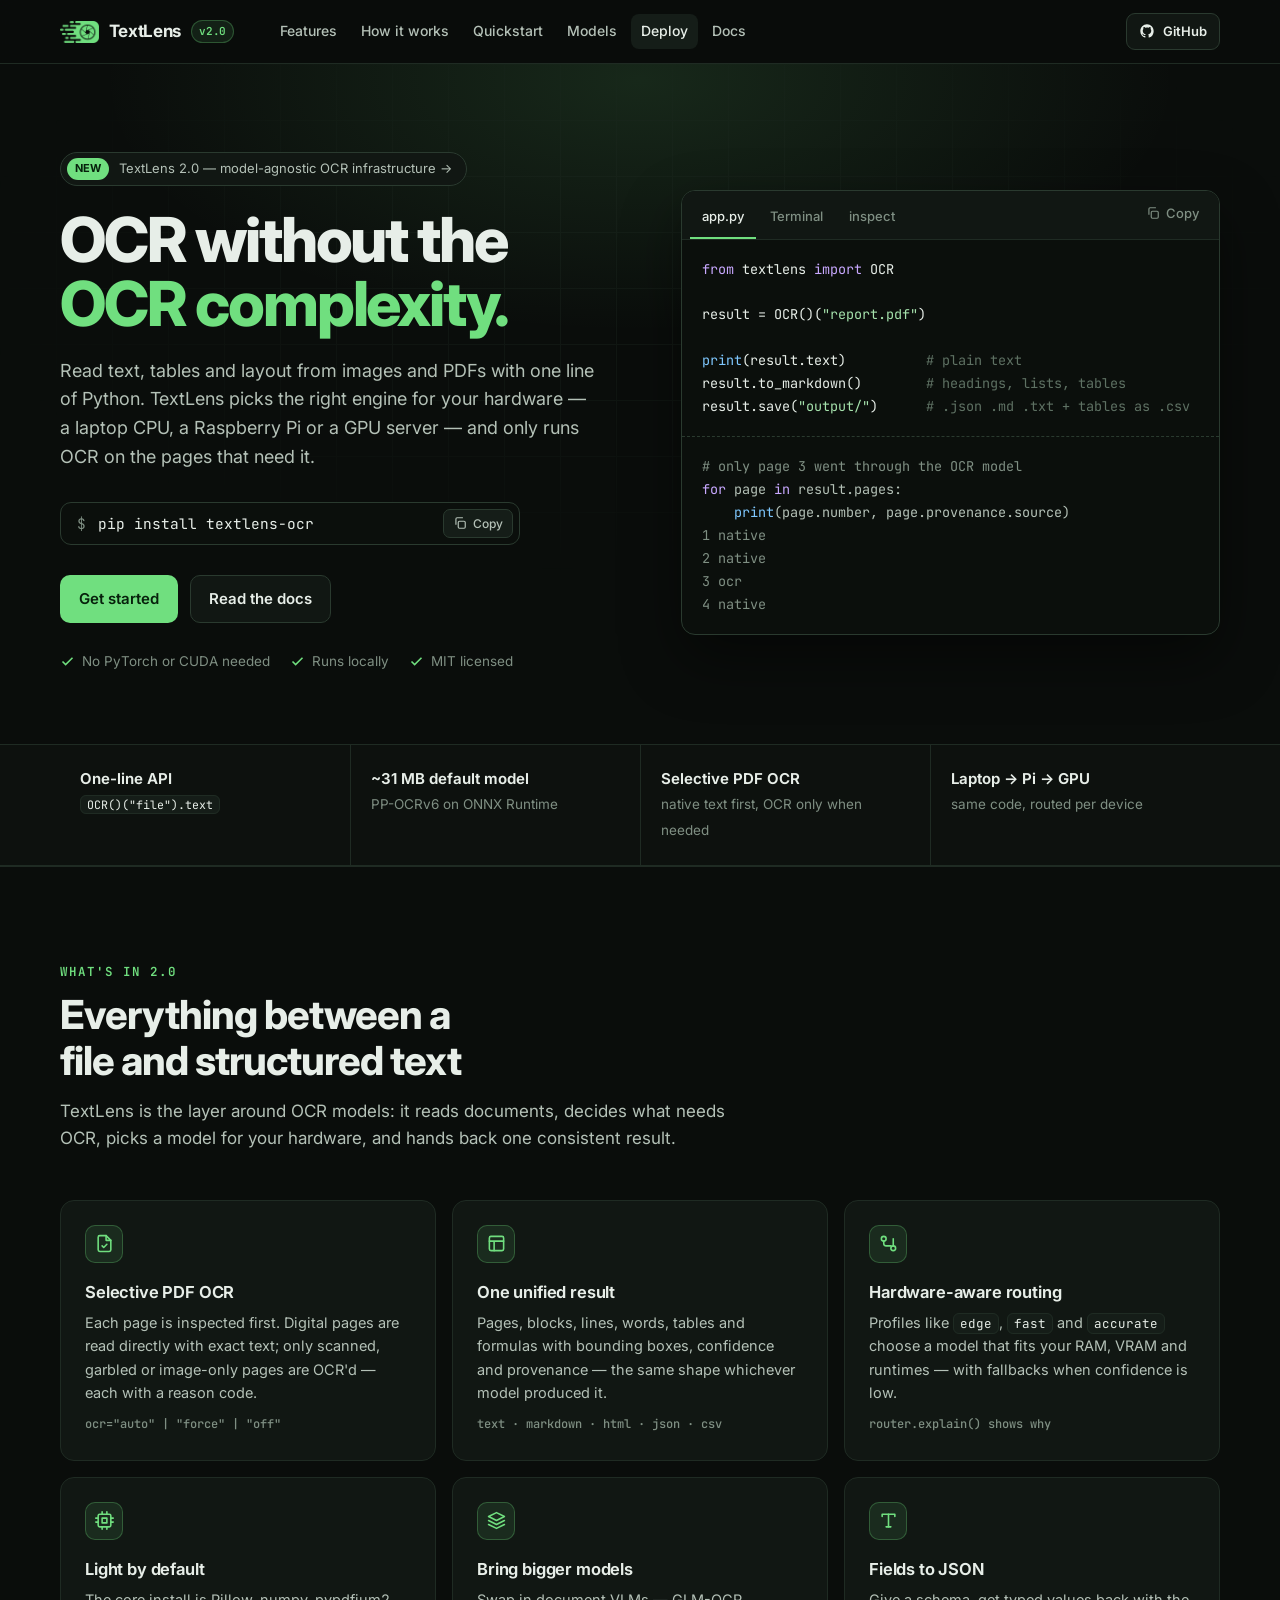
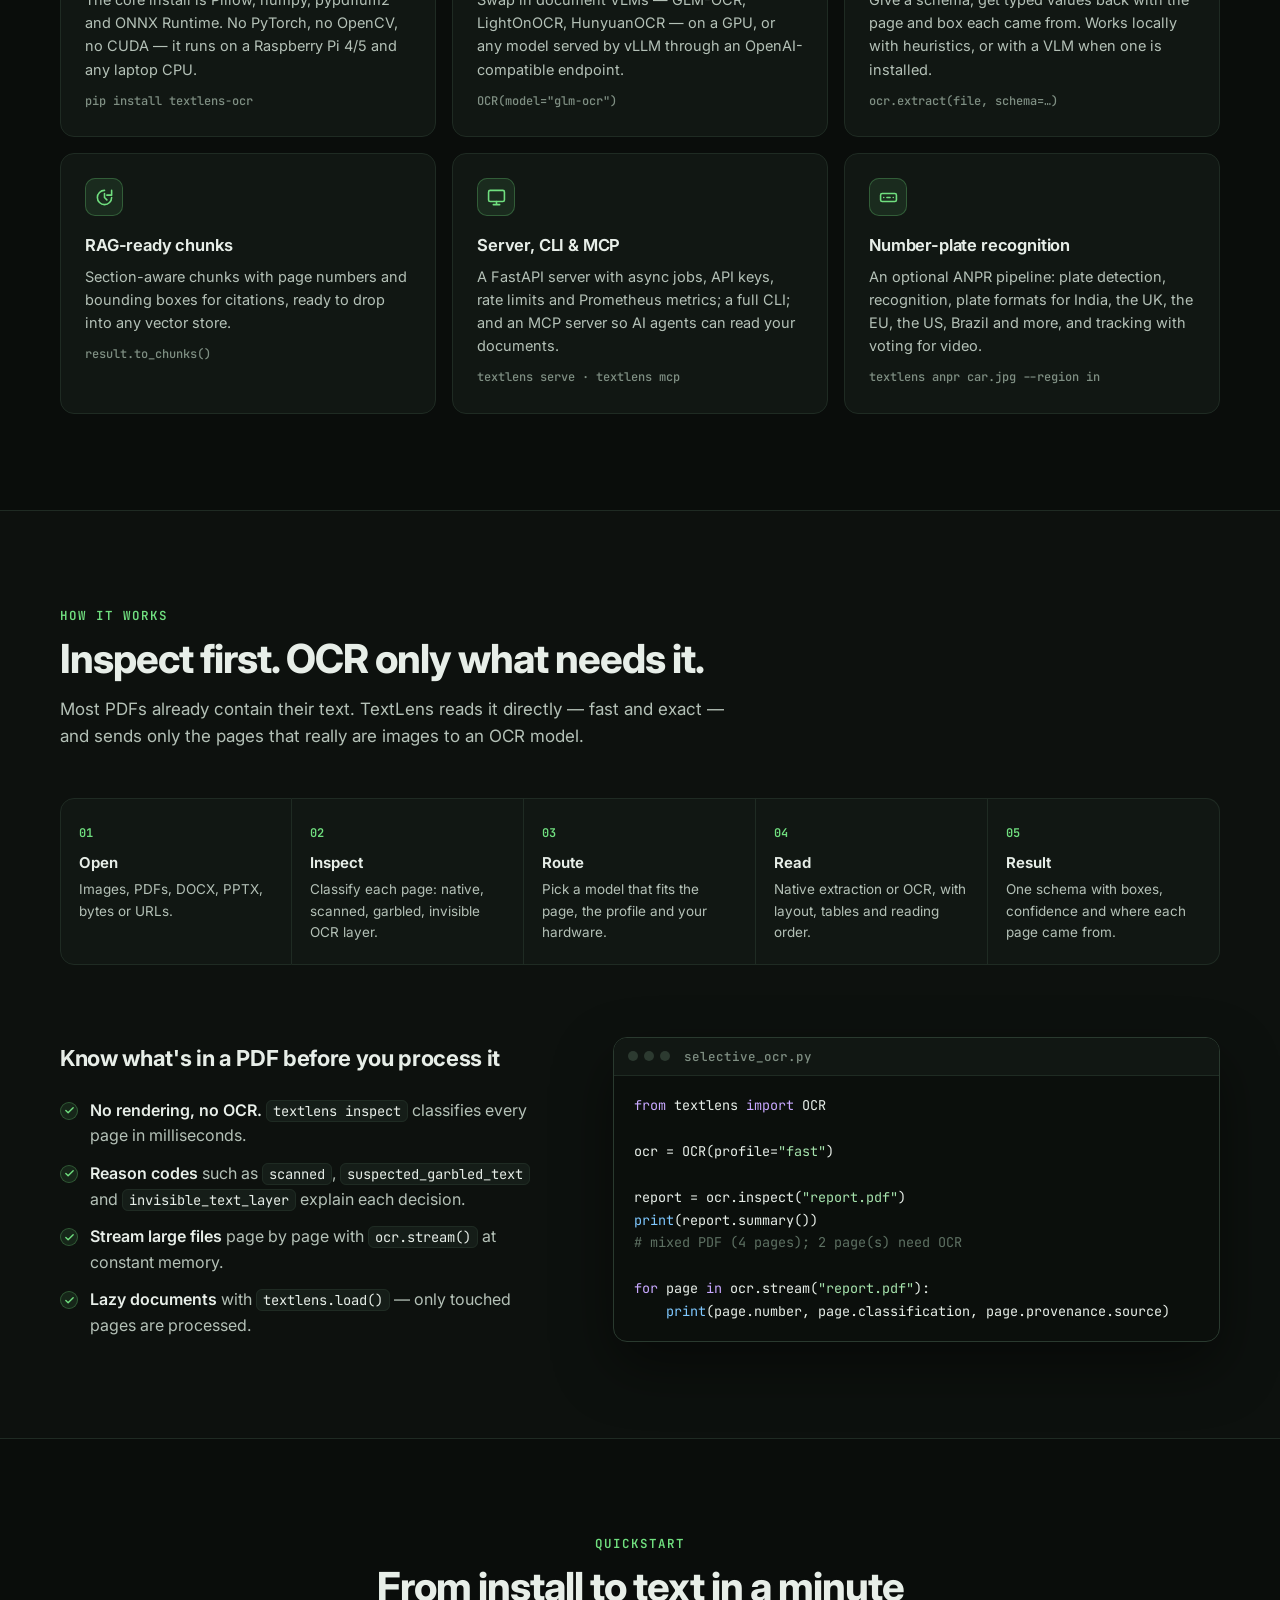
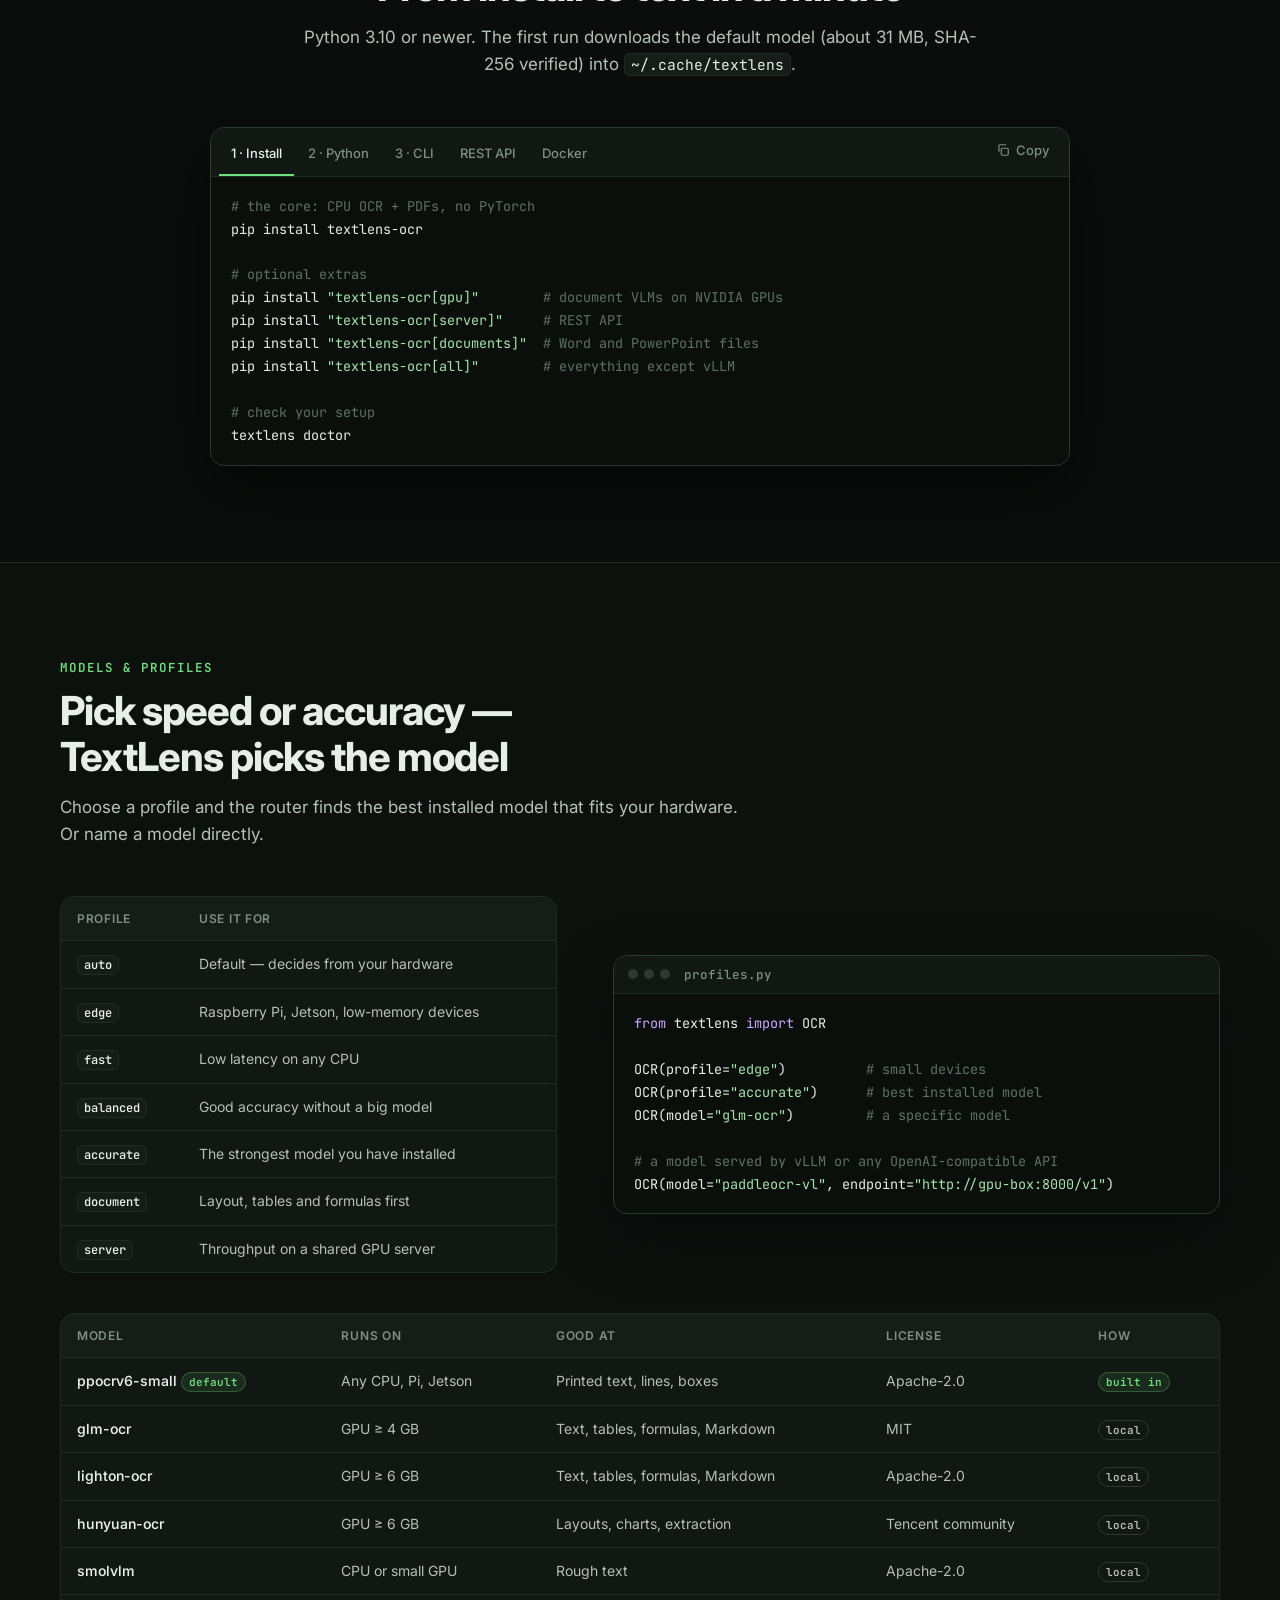
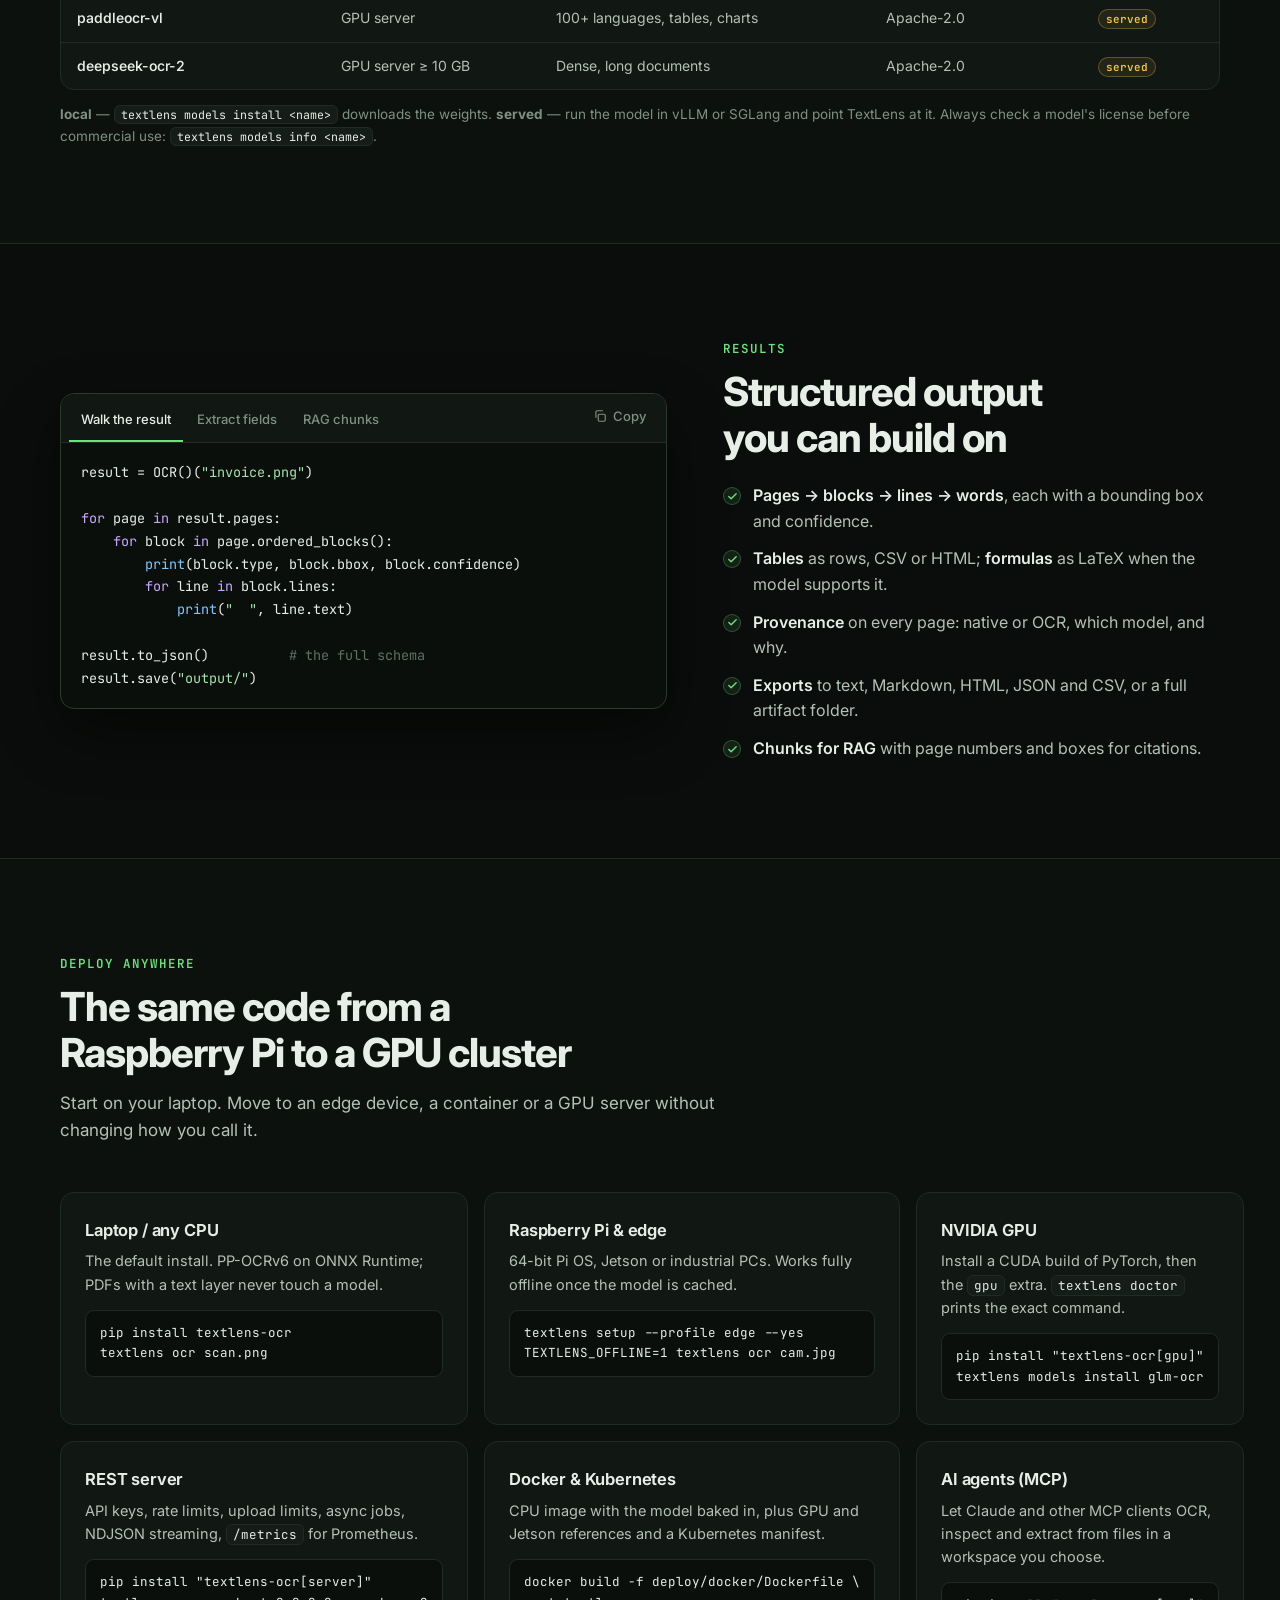
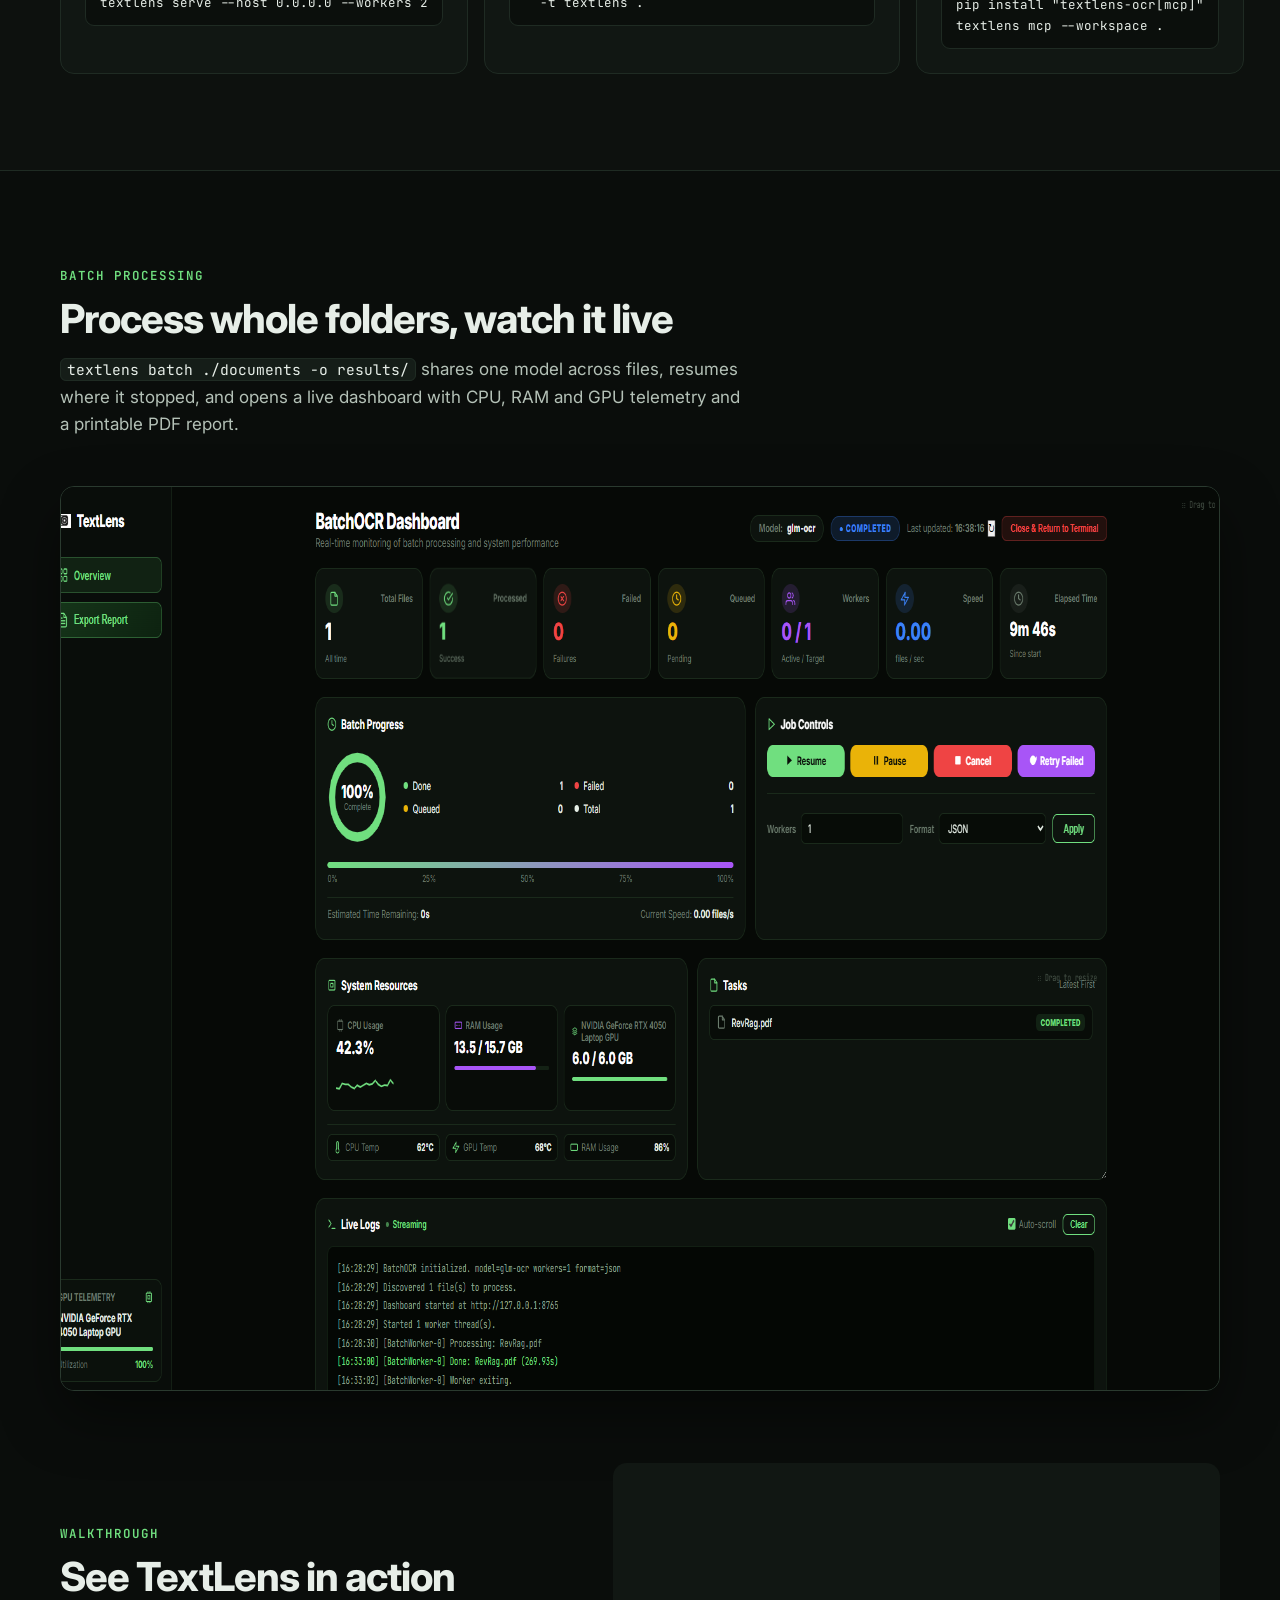
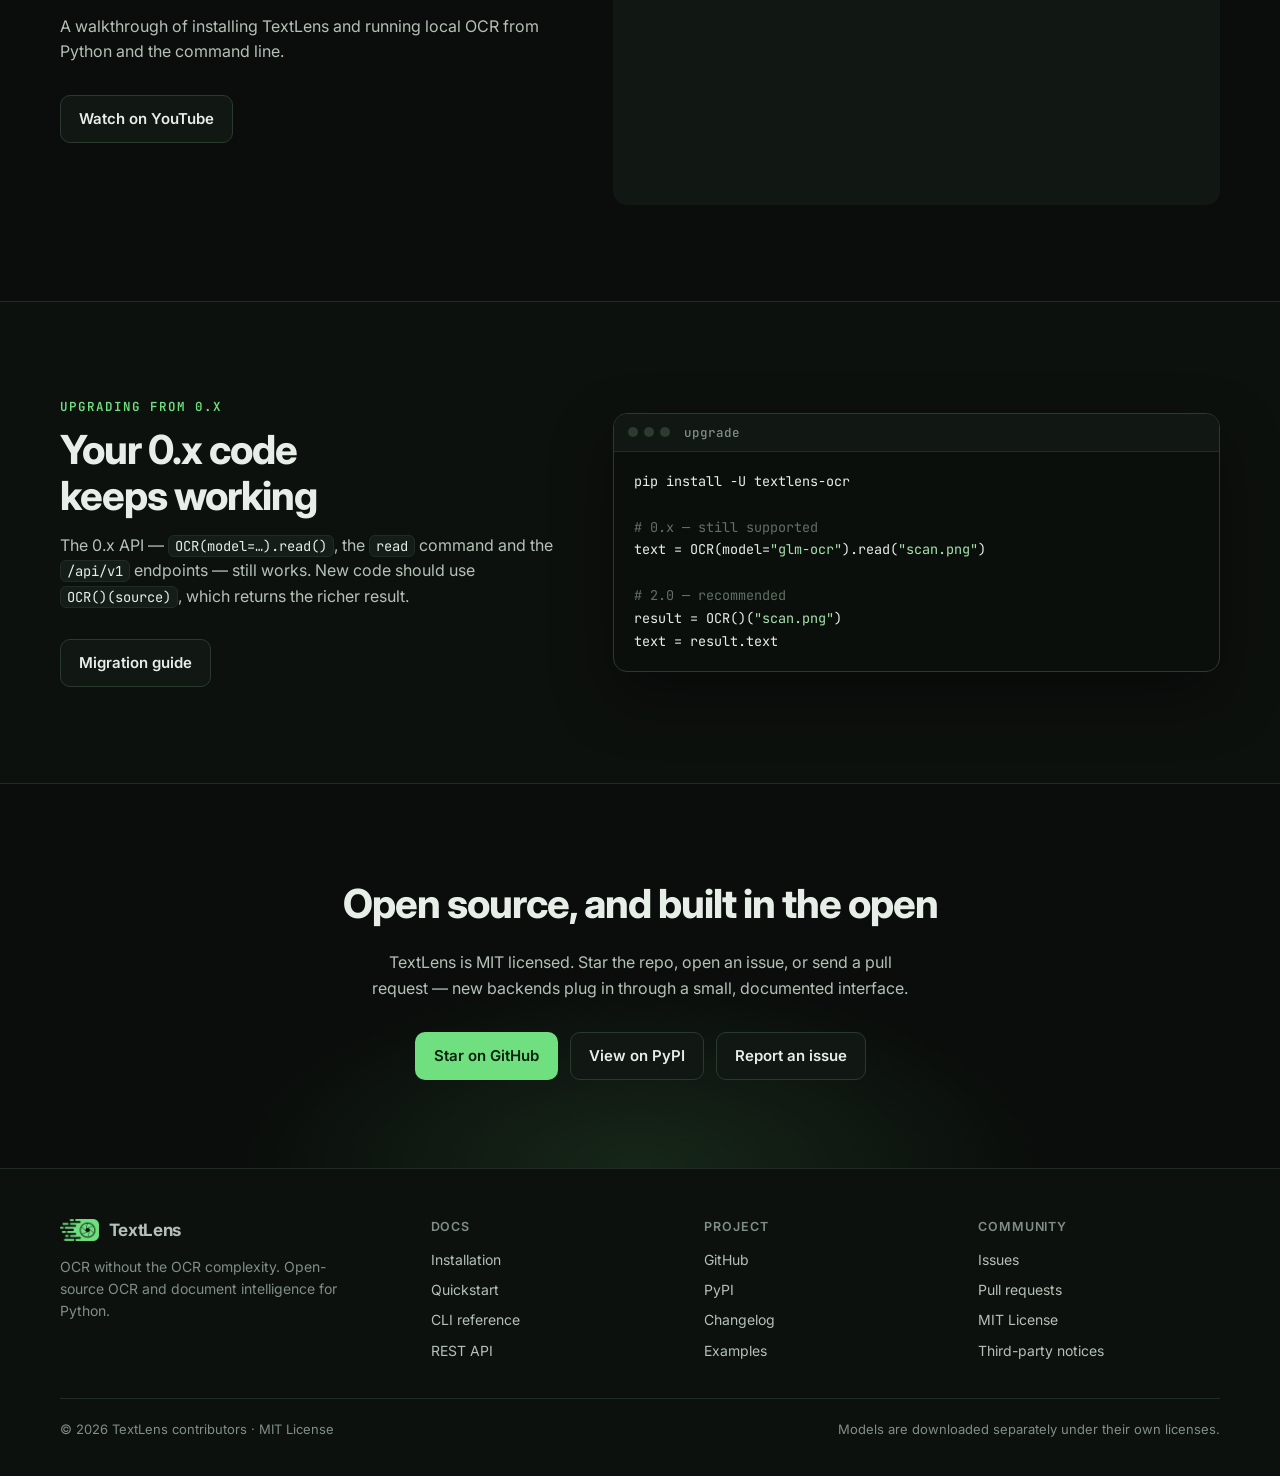
<file: index.html>
<!DOCTYPE html>
<html lang="en">
<head>
  <meta charset="UTF-8" />
  <meta name="viewport" content="width=device-width, initial-scale=1" />
  <title>TextLens — OCR without the OCR complexity</title>
  <meta name="description" content="TextLens is an open-source Python library for OCR and document intelligence. One line of Python reads images and PDFs on a laptop, a Raspberry Pi or a GPU server. Selective PDF OCR, a unified result schema, model routing, REST API and CLI." />
  <meta name="keywords" content="ocr, python ocr, pdf ocr, document ai, pp-ocr, onnx, glm-ocr, rag, edge ai, raspberry pi ocr, textlens" />
  <meta name="theme-color" content="#0a0d0b" />
  <link rel="canonical" href="https://textlens-website.vercel.app/" />
  <meta property="og:type" content="website" />
  <meta property="og:title" content="TextLens — OCR without the OCR complexity" />
  <meta property="og:description" content="Open-source OCR for Python. pip install textlens-ocr, then OCR()(&quot;file.pdf&quot;).text. Runs on CPU, edge devices and GPUs." />
  <meta property="og:url" content="https://textlens-website.vercel.app/" />
  <meta property="og:image" content="https://textlens-website.vercel.app/assets/Textlens-Favi.png" />
  <link rel="icon" type="image/png" href="assets/favicon-mark.png" />
  <link rel="apple-touch-icon" href="assets/Textlens-Favi.png" />
  <link rel="preconnect" href="https://fonts.googleapis.com" />
  <link rel="preconnect" href="https://fonts.gstatic.com" crossorigin />
  <link href="https://fonts.googleapis.com/css2?family=Inter:wght@400;500;600;700;800&family=JetBrains+Mono:wght@400;500;600&display=swap" rel="stylesheet" />
  <link rel="stylesheet" href="styles.css" />
</head>
<body>

<header class="site-header">
  <div class="container header-inner">
    <a class="brand" href="./" aria-label="TextLens home">
      <img src="assets/mark.png" alt="" width="39" height="22" />
      TextLens
      <span class="version-pill" data-pypi-version>v2.0</span>
    </a>
    <nav class="nav" id="nav" aria-label="Main">
      <a href="#features">Features</a>
      <a href="#how">How it works</a>
      <a href="#quickstart">Quickstart</a>
      <a href="#models">Models</a>
      <a href="#deploy">Deploy</a>
      <a href="docs.html">Docs</a>
    </nav>
    <div class="header-actions">
      <a class="gh-button" href="https://github.com/Srevarshan05/textlens" target="_blank" rel="noopener">
        <svg viewBox="0 0 24 24" fill="currentColor" aria-hidden="true"><path d="M12 2C6.48 2 2 6.58 2 12.23c0 4.52 2.87 8.35 6.84 9.7.5.1.68-.22.68-.49l-.01-1.89c-2.78.62-3.37-1.2-3.37-1.2-.45-1.18-1.11-1.49-1.11-1.49-.91-.64.07-.63.07-.63 1.01.07 1.54 1.06 1.54 1.06.9 1.57 2.35 1.12 2.92.85.09-.67.35-1.12.64-1.38-2.22-.26-4.56-1.14-4.56-5.07 0-1.12.39-2.03 1.03-2.75-.1-.26-.45-1.31.1-2.73 0 0 .84-.27 2.75 1.05A9.28 9.28 0 0 1 12 6.9c.85 0 1.71.12 2.51.34 1.91-1.32 2.75-1.05 2.75-1.05.55 1.42.2 2.47.1 2.73.64.72 1.03 1.63 1.03 2.75 0 3.94-2.34 4.8-4.57 5.06.36.32.68.93.68 1.88l-.01 2.78c0 .27.18.59.69.49A10.25 10.25 0 0 0 22 12.23C22 6.58 17.52 2 12 2Z"/></svg>
        GitHub <span class="gh-stars" data-gh-stars></span>
      </a>
      <button class="menu-toggle" aria-label="Open menu" aria-expanded="false" aria-controls="nav">
        <svg viewBox="0 0 24 24" fill="none" stroke="currentColor" stroke-width="2" stroke-linecap="round"><path d="M4 7h16M4 12h16M4 17h16"/></svg>
      </button>
    </div>
  </div>
</header>

<main>

  <!-- Hero -->
  <section class="hero">
    <div class="container hero-grid">
      <div>
        <a class="announce" href="https://github.com/Srevarshan05/textlens/blob/main/CHANGELOG.md" target="_blank" rel="noopener">
          <b>NEW</b> TextLens 2.0 — model-agnostic OCR infrastructure &rarr;
        </a>
        <h1>OCR without the<br /><span class="accent">OCR complexity.</span></h1>
        <p class="lead">
          Read text, tables and layout from images and PDFs with one line of Python.
          TextLens picks the right engine for your hardware — a laptop CPU, a Raspberry Pi or a GPU server —
          and only runs OCR on the pages that need it.
        </p>
        <div class="install">
          <span class="prompt">$</span>
          <code id="install-cmd">pip install textlens-ocr</code>
          <button class="copy-btn" data-copy="#install-cmd" aria-label="Copy install command">
            <svg viewBox="0 0 24 24" fill="none" stroke="currentColor" stroke-width="2"><rect x="9" y="9" width="12" height="12" rx="2"/><path d="M5 15V5a2 2 0 0 1 2-2h10"/></svg>
            <span>Copy</span>
          </button>
        </div>
        <div class="hero-actions">
          <a class="btn btn-primary" href="#quickstart">Get started</a>
          <a class="btn btn-ghost" href="docs.html">Read the docs</a>
        </div>
        <div class="hero-meta">
          <span><svg viewBox="0 0 24 24" fill="none" stroke="currentColor" stroke-width="2.5"><polyline points="20 6 9 17 4 12"/></svg>No PyTorch or CUDA needed</span>
          <span><svg viewBox="0 0 24 24" fill="none" stroke="currentColor" stroke-width="2.5"><polyline points="20 6 9 17 4 12"/></svg>Runs locally</span>
          <span><svg viewBox="0 0 24 24" fill="none" stroke="currentColor" stroke-width="2.5"><polyline points="20 6 9 17 4 12"/></svg>MIT licensed</span>
        </div>
      </div>

      <div class="window" data-tabs>
        <div class="tabs" role="tablist">
          <button role="tab" aria-selected="true" data-tab="py">app.py</button>
          <button role="tab" aria-selected="false" data-tab="cli">Terminal</button>
          <button role="tab" aria-selected="false" data-tab="inspect">inspect</button>
          <button class="copy-btn" data-copy-active aria-label="Copy code">
            <svg viewBox="0 0 24 24" fill="none" stroke="currentColor" stroke-width="2"><rect x="9" y="9" width="12" height="12" rx="2"/><path d="M5 15V5a2 2 0 0 1 2-2h10"/></svg>
            <span>Copy</span>
          </button>
        </div>
        <div data-panel="py">
<pre data-code><span class="k">from</span> textlens <span class="k">import</span> OCR

result = OCR()(<span class="s">"report.pdf"</span>)

<span class="f">print</span>(result.text)          <span class="c"># plain text</span>
result.to_markdown()        <span class="c"># headings, lists, tables</span>
result.save(<span class="s">"output/"</span>)      <span class="c"># .json .md .txt + tables as .csv</span></pre>
<pre class="output"><span class="dim"># only page 3 went through the OCR model</span>
<span class="k">for</span> page <span class="k">in</span> result.pages:
    <span class="f">print</span>(page.number, page.provenance.source)
<span class="dim">1 native
2 native
3 ocr
4 native</span></pre>
        </div>
        <div data-panel="cli" hidden>
<pre data-code><span class="p">$ </span>textlens ocr report.pdf -f markdown</pre>
<pre class="output"># Quarterly Report

## Summary

Revenue grew 12% year over year.
Operating costs were flat.

| Region | Q1 | Q2 |
|---|---|---|
| North | 120 | 135 |
| South | 98 | 110 |

Signed delivery note
Received in good condition
<span class="dim">…</span>
<span class="ok">report.pdf: 4 page(s) {'native': 3, 'ocr': 1} · confidence 0.998</span></pre>
        </div>
        <div data-panel="inspect" hidden>
<pre data-code><span class="p">$ </span>textlens inspect report.pdf</pre>
<pre class="output"><span class="dim">Page  Kind     OCR  Reasons               Tables</span>
   1  native   no   -
   2  native   no   -                       <span class="ok">✓</span>
   3  scanned  <span class="w">yes</span>  scanned
   4  scanned  <span class="w">yes</span>  invisible_text_layer

mixed PDF (4 pages); 2 page(s) need OCR
<span class="ok">Pages needing OCR: 3-4 — everything else is extracted natively.</span></pre>
        </div>
      </div>
    </div>
  </section>

  <div class="strip">
    <div class="container strip-grid">
      <div><strong>One-line API</strong><span><code>OCR()("file").text</code></span></div>
      <div><strong>~31 MB default model</strong><span>PP-OCRv6 on ONNX Runtime</span></div>
      <div><strong>Selective PDF OCR</strong><span>native text first, OCR only when needed</span></div>
      <div><strong>Laptop → Pi → GPU</strong><span>same code, routed per device</span></div>
    </div>
  </div>

  <!-- Features -->
  <section class="section" id="features">
    <div class="container">
      <div class="section-head reveal">
        <p class="eyebrow">What's in 2.0</p>
        <h2>Everything between a file and structured text</h2>
        <p>TextLens is the layer around OCR models: it reads documents, decides what needs OCR, picks a model for your hardware, and hands back one consistent result.</p>
      </div>
      <div class="grid grid-3">
        <article class="card reveal">
          <div class="icon"><svg viewBox="0 0 24 24" fill="none" stroke="currentColor" stroke-width="2" stroke-linecap="round" stroke-linejoin="round"><path d="M14 2H6a2 2 0 0 0-2 2v16a2 2 0 0 0 2 2h12a2 2 0 0 0 2-2V8z"/><path d="M14 2v6h6"/><path d="m9 15 2 2 4-4"/></svg></div>
          <h3>Selective PDF OCR</h3>
          <p>Each page is inspected first. Digital pages are read directly with exact text; only scanned, garbled or image-only pages are OCR'd — each with a reason code.</p>
          <span class="tag">ocr="auto" | "force" | "off"</span>
        </article>
        <article class="card reveal">
          <div class="icon"><svg viewBox="0 0 24 24" fill="none" stroke="currentColor" stroke-width="2" stroke-linecap="round" stroke-linejoin="round"><rect x="3" y="3" width="18" height="18" rx="2"/><path d="M3 9h18M9 21V9"/></svg></div>
          <h3>One unified result</h3>
          <p>Pages, blocks, lines, words, tables and formulas with bounding boxes, confidence and provenance — the same shape whichever model produced it.</p>
          <span class="tag">text · markdown · html · json · csv</span>
        </article>
        <article class="card reveal">
          <div class="icon"><svg viewBox="0 0 24 24" fill="none" stroke="currentColor" stroke-width="2" stroke-linecap="round" stroke-linejoin="round"><circle cx="6" cy="6" r="3"/><circle cx="18" cy="18" r="3"/><path d="M6 9v3a3 3 0 0 0 3 3h6"/><path d="M18 15V6"/></svg></div>
          <h3>Hardware-aware routing</h3>
          <p>Profiles like <code>edge</code>, <code>fast</code> and <code>accurate</code> choose a model that fits your RAM, VRAM and runtimes — with fallbacks when confidence is low.</p>
          <span class="tag">router.explain() shows why</span>
        </article>
        <article class="card reveal">
          <div class="icon"><svg viewBox="0 0 24 24" fill="none" stroke="currentColor" stroke-width="2" stroke-linecap="round" stroke-linejoin="round"><rect x="4" y="4" width="16" height="16" rx="2"/><rect x="9" y="9" width="6" height="6"/><path d="M9 1v3M15 1v3M9 20v3M15 20v3M20 9h3M20 14h3M1 9h3M1 14h3"/></svg></div>
          <h3>Light by default</h3>
          <p>The core install is Pillow, numpy, pypdfium2 and ONNX Runtime. No PyTorch, no OpenCV, no CUDA — it runs on a Raspberry Pi 4/5 and any laptop CPU.</p>
          <span class="tag">pip install textlens-ocr</span>
        </article>
        <article class="card reveal">
          <div class="icon"><svg viewBox="0 0 24 24" fill="none" stroke="currentColor" stroke-width="2" stroke-linecap="round" stroke-linejoin="round"><path d="M12 2 2 7l10 5 10-5-10-5Z"/><path d="m2 17 10 5 10-5"/><path d="m2 12 10 5 10-5"/></svg></div>
          <h3>Bring bigger models</h3>
          <p>Swap in document VLMs — GLM-OCR, LightOnOCR, HunyuanOCR — on a GPU, or any model served by vLLM through an OpenAI-compatible endpoint.</p>
          <span class="tag">OCR(model="glm-ocr")</span>
        </article>
        <article class="card reveal">
          <div class="icon"><svg viewBox="0 0 24 24" fill="none" stroke="currentColor" stroke-width="2" stroke-linecap="round" stroke-linejoin="round"><path d="M4 7V4h16v3"/><path d="M9 20h6"/><path d="M12 4v16"/></svg></div>
          <h3>Fields to JSON</h3>
          <p>Give a schema, get typed values back with the page and box each came from. Works locally with heuristics, or with a VLM when one is installed.</p>
          <span class="tag">ocr.extract(file, schema=…)</span>
        </article>
        <article class="card reveal">
          <div class="icon"><svg viewBox="0 0 24 24" fill="none" stroke="currentColor" stroke-width="2" stroke-linecap="round" stroke-linejoin="round"><path d="M21 12a9 9 0 1 1-9-9"/><path d="M21 3v6h-6"/><path d="M12 7v5l3 3"/></svg></div>
          <h3>RAG-ready chunks</h3>
          <p>Section-aware chunks with page numbers and bounding boxes for citations, ready to drop into any vector store.</p>
          <span class="tag">result.to_chunks()</span>
        </article>
        <article class="card reveal">
          <div class="icon"><svg viewBox="0 0 24 24" fill="none" stroke="currentColor" stroke-width="2" stroke-linecap="round" stroke-linejoin="round"><rect x="2" y="3" width="20" height="14" rx="2"/><path d="M8 21h8M12 17v4"/></svg></div>
          <h3>Server, CLI &amp; MCP</h3>
          <p>A FastAPI server with async jobs, API keys, rate limits and Prometheus metrics; a full CLI; and an MCP server so AI agents can read your documents.</p>
          <span class="tag">textlens serve · textlens mcp</span>
        </article>
        <article class="card reveal">
          <div class="icon"><svg viewBox="0 0 24 24" fill="none" stroke="currentColor" stroke-width="2" stroke-linecap="round" stroke-linejoin="round"><rect x="2" y="7" width="20" height="10" rx="2"/><path d="M6 12h.01M10 12h4M18 12h.01"/></svg></div>
          <h3>Number-plate recognition</h3>
          <p>An optional ANPR pipeline: plate detection, recognition, plate formats for India, the UK, the EU, the US, Brazil and more, and tracking with voting for video.</p>
          <span class="tag">textlens anpr car.jpg --region in</span>
        </article>
      </div>
    </div>
  </section>

  <!-- How it works -->
  <section class="section alt" id="how">
    <div class="container">
      <div class="section-head reveal">
        <p class="eyebrow">How it works</p>
        <h2>Inspect first. OCR only what needs it.</h2>
        <p>Most PDFs already contain their text. TextLens reads it directly — fast and exact — and sends only the pages that really are images to an OCR model.</p>
      </div>
      <div class="pipeline reveal">
        <div class="step"><span class="num">01</span><h4>Open</h4><p>Images, PDFs, DOCX, PPTX, bytes or URLs.</p></div>
        <div class="step"><span class="num">02</span><h4>Inspect</h4><p>Classify each page: native, scanned, garbled, invisible OCR layer.</p></div>
        <div class="step"><span class="num">03</span><h4>Route</h4><p>Pick a model that fits the page, the profile and your hardware.</p></div>
        <div class="step"><span class="num">04</span><h4>Read</h4><p>Native extraction or OCR, with layout, tables and reading order.</p></div>
        <div class="step"><span class="num">05</span><h4>Result</h4><p>One schema with boxes, confidence and where each page came from.</p></div>
      </div>

      <div class="split" style="margin-top:72px">
        <div class="reveal">
          <h3 style="font-size:22px;letter-spacing:-.015em">Know what's in a PDF before you process it</h3>
          <ul class="checklist">
            <li><b>No rendering, no OCR.</b> <code>textlens inspect</code> classifies every page in milliseconds.</li>
            <li><b>Reason codes</b> such as <code>scanned</code>, <code>suspected_garbled_text</code> and <code>invisible_text_layer</code> explain each decision.</li>
            <li><b>Stream large files</b> page by page with <code>ocr.stream()</code> at constant memory.</li>
            <li><b>Lazy documents</b> with <code>textlens.load()</code> — only touched pages are processed.</li>
          </ul>
        </div>
        <div class="window reveal">
          <div class="window-bar"><div class="dots"><i></i><i></i><i></i></div><span class="window-title">selective_ocr.py</span></div>
<pre><span class="k">from</span> textlens <span class="k">import</span> OCR

ocr = OCR(profile=<span class="s">"fast"</span>)

report = ocr.inspect(<span class="s">"report.pdf"</span>)
<span class="f">print</span>(report.summary())
<span class="c"># mixed PDF (4 pages); 2 page(s) need OCR</span>

<span class="k">for</span> page <span class="k">in</span> ocr.stream(<span class="s">"report.pdf"</span>):
    <span class="f">print</span>(page.number, page.classification, page.provenance.source)</pre>
        </div>
      </div>
    </div>
  </section>

  <!-- Quickstart -->
  <section class="section" id="quickstart">
    <div class="container">
      <div class="section-head center reveal">
        <p class="eyebrow">Quickstart</p>
        <h2>From install to text in a minute</h2>
        <p>Python 3.10 or newer. The first run downloads the default model (about 31 MB, SHA-256 verified) into <code>~/.cache/textlens</code>.</p>
      </div>
      <div class="window reveal" data-tabs style="max-width:860px;margin-inline:auto">
        <div class="tabs" role="tablist">
          <button role="tab" aria-selected="true" data-tab="q-install">1 · Install</button>
          <button role="tab" aria-selected="false" data-tab="q-python">2 · Python</button>
          <button role="tab" aria-selected="false" data-tab="q-cli">3 · CLI</button>
          <button role="tab" aria-selected="false" data-tab="q-server">REST API</button>
          <button role="tab" aria-selected="false" data-tab="q-docker">Docker</button>
          <button class="copy-btn" data-copy-active aria-label="Copy code">
            <svg viewBox="0 0 24 24" fill="none" stroke="currentColor" stroke-width="2"><rect x="9" y="9" width="12" height="12" rx="2"/><path d="M5 15V5a2 2 0 0 1 2-2h10"/></svg>
            <span>Copy</span>
          </button>
        </div>
        <div data-panel="q-install">
<pre data-code><span class="c"># the core: CPU OCR + PDFs, no PyTorch</span>
pip install textlens-ocr

<span class="c"># optional extras</span>
pip install <span class="s">"textlens-ocr[gpu]"</span>        <span class="c"># document VLMs on NVIDIA GPUs</span>
pip install <span class="s">"textlens-ocr[server]"</span>     <span class="c"># REST API</span>
pip install <span class="s">"textlens-ocr[documents]"</span>  <span class="c"># Word and PowerPoint files</span>
pip install <span class="s">"textlens-ocr[all]"</span>        <span class="c"># everything except vLLM</span>

<span class="c"># check your setup</span>
textlens doctor</pre>
        </div>
        <div data-panel="q-python" hidden>
<pre data-code><span class="k">from</span> textlens <span class="k">import</span> OCR

ocr = OCR()                          <span class="c"># or OCR(profile="edge"), OCR(model="glm-ocr")</span>
result = ocr(<span class="s">"invoice.pdf"</span>)            <span class="c"># images, PDFs, DOCX, PPTX, bytes, URLs</span>

<span class="f">print</span>(result.text)
<span class="f">print</span>(result.to_markdown())
<span class="f">print</span>(result.confidence, result.page_count)

<span class="c"># tables</span>
<span class="k">for</span> table <span class="k">in</span> result.tables:
    <span class="f">print</span>(table.to_csv())

<span class="c"># many files at once</span>
<span class="k">for</span> r <span class="k">in</span> ocr.batch([<span class="s">"a.pdf"</span>, <span class="s">"b.png"</span>, <span class="s">"c.jpg"</span>]):
    <span class="f">print</span>(r.text[:80])</pre>
        </div>
        <div data-panel="q-cli" hidden>
<pre data-code>textlens ocr invoice.pdf                      <span class="c"># print the text</span>
textlens ocr invoice.pdf -f markdown -o invoice.md
textlens document report.pdf -o report.md     <span class="c"># structure-first Markdown</span>
textlens inspect report.pdf                   <span class="c"># which pages need OCR, and why</span>
textlens extract invoice.pdf -s <span class="s">"invoice_number,date,total"</span>
textlens batch ./documents -o results/        <span class="c"># whole folders</span>

textlens models list                          <span class="c"># catalog + install status</span>
textlens setup                                <span class="c"># guided: detect hardware, pick a profile</span>
textlens doctor                               <span class="c"># diagnose runtimes and model fit</span></pre>
        </div>
        <div data-panel="q-server" hidden>
<pre data-code>pip install <span class="s">"textlens-ocr[server]"</span>
TEXTLENS_API_KEYS=change-me textlens serve     <span class="c"># http://127.0.0.1:8000/docs</span>

curl -H <span class="s">"X-API-Key: change-me"</span> -F file=@scan.pdf localhost:8000/ocr
curl -H <span class="s">"X-API-Key: change-me"</span> -F file=@scan.pdf -F format=markdown localhost:8000/ocr
curl -H <span class="s">"X-API-Key: change-me"</span> -F file=@invoice.pdf \
     -F <span class="s">'schema={"total":"float","date":"date"}'</span> localhost:8000/extract

<span class="c"># large files: async job</span>
curl -H <span class="s">"X-API-Key: change-me"</span> -F file=@big.pdf -F async=true localhost:8000/ocr
curl -H <span class="s">"X-API-Key: change-me"</span> localhost:8000/jobs/&lt;job_id&gt;</pre>
        </div>
        <div data-panel="q-docker" hidden>
<pre data-code>git clone https://github.com/Srevarshan05/textlens.git
cd textlens

<span class="c"># CPU image: server + PP-OCRv6 baked in, no PyTorch</span>
docker build -f deploy/docker/Dockerfile -t textlens .
docker run -p 8000:8000 -e TEXTLENS_API_KEYS=change-me textlens

<span class="c"># GPU and Jetson references: deploy/docker/Dockerfile.gpu, Dockerfile.jetson</span>
<span class="c"># Kubernetes: deploy/kubernetes/textlens.yaml</span></pre>
        </div>
      </div>
    </div>
  </section>

  <!-- Models & profiles -->
  <section class="section alt" id="models">
    <div class="container">
      <div class="section-head reveal">
        <p class="eyebrow">Models &amp; profiles</p>
        <h2>Pick speed or accuracy — TextLens picks the model</h2>
        <p>Choose a profile and the router finds the best installed model that fits your hardware. Or name a model directly.</p>
      </div>

      <div class="split">
        <div class="table-wrap reveal">
          <table>
            <thead><tr><th>Profile</th><th>Use it for</th></tr></thead>
            <tbody>
              <tr><td><code>auto</code></td><td>Default — decides from your hardware</td></tr>
              <tr><td><code>edge</code></td><td>Raspberry Pi, Jetson, low-memory devices</td></tr>
              <tr><td><code>fast</code></td><td>Low latency on any CPU</td></tr>
              <tr><td><code>balanced</code></td><td>Good accuracy without a big model</td></tr>
              <tr><td><code>accurate</code></td><td>The strongest model you have installed</td></tr>
              <tr><td><code>document</code></td><td>Layout, tables and formulas first</td></tr>
              <tr><td><code>server</code></td><td>Throughput on a shared GPU server</td></tr>
            </tbody>
          </table>
        </div>
        <div class="window reveal">
          <div class="window-bar"><div class="dots"><i></i><i></i><i></i></div><span class="window-title">profiles.py</span></div>
<pre><span class="k">from</span> textlens <span class="k">import</span> OCR

OCR(profile=<span class="s">"edge"</span>)          <span class="c"># small devices</span>
OCR(profile=<span class="s">"accurate"</span>)      <span class="c"># best installed model</span>
OCR(model=<span class="s">"glm-ocr"</span>)         <span class="c"># a specific model</span>

<span class="c"># a model served by vLLM or any OpenAI-compatible API</span>
OCR(model=<span class="s">"paddleocr-vl"</span>, endpoint=<span class="s">"http://gpu-box:8000/v1"</span>)</pre>
        </div>
      </div>

      <div class="table-wrap reveal" style="margin-top:40px">
        <table>
          <thead><tr><th>Model</th><th>Runs on</th><th>Good at</th><th>License</th><th>How</th></tr></thead>
          <tbody>
            <tr><td>ppocrv6-small <span class="badge green">default</span></td><td>Any CPU, Pi, Jetson</td><td>Printed text, lines, boxes</td><td>Apache-2.0</td><td><span class="badge green">built in</span></td></tr>
            <tr><td>glm-ocr</td><td>GPU ≥ 4 GB</td><td>Text, tables, formulas, Markdown</td><td>MIT</td><td><span class="badge">local</span></td></tr>
            <tr><td>lighton-ocr</td><td>GPU ≥ 6 GB</td><td>Text, tables, formulas, Markdown</td><td>Apache-2.0</td><td><span class="badge">local</span></td></tr>
            <tr><td>hunyuan-ocr</td><td>GPU ≥ 6 GB</td><td>Layouts, charts, extraction</td><td>Tencent community</td><td><span class="badge">local</span></td></tr>
            <tr><td>smolvlm</td><td>CPU or small GPU</td><td>Rough text</td><td>Apache-2.0</td><td><span class="badge">local</span></td></tr>
            <tr><td>paddleocr-vl</td><td>GPU server</td><td>100+ languages, tables, charts</td><td>Apache-2.0</td><td><span class="badge amber">served</span></td></tr>
            <tr><td>deepseek-ocr-2</td><td>GPU server ≥ 10 GB</td><td>Dense, long documents</td><td>Apache-2.0</td><td><span class="badge amber">served</span></td></tr>
          </tbody>
        </table>
      </div>
      <p class="note reveal"><b>local</b> — <code>textlens models install &lt;name&gt;</code> downloads the weights. <b>served</b> — run the model in vLLM or SGLang and point TextLens at it. Always check a model's license before commercial use: <code>textlens models info &lt;name&gt;</code>.</p>
    </div>
  </section>

  <!-- Results -->
  <section class="section" id="results">
    <div class="container split reverse">
      <div class="reveal">
        <p class="eyebrow">Results</p>
        <h2>Structured output you can build on</h2>
        <ul class="checklist">
          <li><b>Pages → blocks → lines → words</b>, each with a bounding box and confidence.</li>
          <li><b>Tables</b> as rows, CSV or HTML; <b>formulas</b> as LaTeX when the model supports it.</li>
          <li><b>Provenance</b> on every page: native or OCR, which model, and why.</li>
          <li><b>Exports</b> to text, Markdown, HTML, JSON and CSV, or a full artifact folder.</li>
          <li><b>Chunks for RAG</b> with page numbers and boxes for citations.</li>
        </ul>
      </div>
      <div class="window reveal" data-tabs>
        <div class="tabs" role="tablist">
          <button role="tab" aria-selected="true" data-tab="r-walk">Walk the result</button>
          <button role="tab" aria-selected="false" data-tab="r-extract">Extract fields</button>
          <button role="tab" aria-selected="false" data-tab="r-rag">RAG chunks</button>
          <button class="copy-btn" data-copy-active aria-label="Copy code">
            <svg viewBox="0 0 24 24" fill="none" stroke="currentColor" stroke-width="2"><rect x="9" y="9" width="12" height="12" rx="2"/><path d="M5 15V5a2 2 0 0 1 2-2h10"/></svg>
            <span>Copy</span>
          </button>
        </div>
        <div data-panel="r-walk">
<pre data-code>result = OCR()(<span class="s">"invoice.png"</span>)

<span class="k">for</span> page <span class="k">in</span> result.pages:
    <span class="k">for</span> block <span class="k">in</span> page.ordered_blocks():
        <span class="f">print</span>(block.type, block.bbox, block.confidence)
        <span class="k">for</span> line <span class="k">in</span> block.lines:
            <span class="f">print</span>(<span class="s">"  "</span>, line.text)

result.to_json()          <span class="c"># the full schema</span>
result.save(<span class="s">"output/"</span>)</pre>
        </div>
        <div data-panel="r-extract" hidden>
<pre data-code>schema = {
    <span class="s">"vendor"</span>: <span class="s">"string"</span>,
    <span class="s">"invoice_number"</span>: <span class="s">"string"</span>,
    <span class="s">"date"</span>: <span class="s">"date"</span>,
    <span class="s">"total"</span>: <span class="s">"float"</span>,
}
ext = OCR().extract(<span class="s">"invoice.pdf"</span>, schema=schema)

<span class="f">print</span>(ext.data)                      <span class="c"># {"vendor": ..., "invoice_number": ..., "total": ...}</span>
<span class="f">print</span>(ext.fields[<span class="s">"total"</span>][<span class="s">"page"</span>])     <span class="c"># where it was found</span></pre>
        </div>
        <div data-panel="r-rag" hidden>
<pre data-code>result = OCR()(<span class="s">"handbook.pdf"</span>)
chunks = result.to_chunks(max_tokens=<span class="n">400</span>, overlap_tokens=<span class="n">40</span>)

<span class="k">for</span> c <span class="k">in</span> chunks:
    store.add(
        text=c.text,
        metadata={<span class="s">"pages"</span>: c.pages,
                  <span class="s">"section"</span>: <span class="s">" > "</span>.join(c.section),
                  <span class="s">"boxes"</span>: c.bboxes},   <span class="c"># for citations</span>
    )</pre>
        </div>
      </div>
    </div>
  </section>

  <!-- Deploy -->
  <section class="section alt deploy" id="deploy">
    <div class="container">
      <div class="section-head reveal">
        <p class="eyebrow">Deploy anywhere</p>
        <h2>The same code from a Raspberry Pi to a GPU cluster</h2>
        <p>Start on your laptop. Move to an edge device, a container or a GPU server without changing how you call it.</p>
      </div>
      <div class="grid grid-3">
        <article class="card reveal">
          <h3>Laptop / any CPU</h3>
          <p>The default install. PP-OCRv6 on ONNX Runtime; PDFs with a text layer never touch a model.</p>
<pre>pip install textlens-ocr
textlens ocr scan.png</pre>
        </article>
        <article class="card reveal">
          <h3>Raspberry Pi &amp; edge</h3>
          <p>64-bit Pi OS, Jetson or industrial PCs. Works fully offline once the model is cached.</p>
<pre>textlens setup --profile edge --yes
TEXTLENS_OFFLINE=1 textlens ocr cam.jpg</pre>
        </article>
        <article class="card reveal">
          <h3>NVIDIA GPU</h3>
          <p>Install a CUDA build of PyTorch, then the <code>gpu</code> extra. <code>textlens doctor</code> prints the exact command.</p>
<pre>pip install "textlens-ocr[gpu]"
textlens models install glm-ocr</pre>
        </article>
        <article class="card reveal">
          <h3>REST server</h3>
          <p>API keys, rate limits, upload limits, async jobs, NDJSON streaming, <code>/metrics</code> for Prometheus.</p>
<pre>pip install "textlens-ocr[server]"
textlens serve --host 0.0.0.0 --workers 2</pre>
        </article>
        <article class="card reveal">
          <h3>Docker &amp; Kubernetes</h3>
          <p>CPU image with the model baked in, plus GPU and Jetson references and a Kubernetes manifest.</p>
<pre>docker build -f deploy/docker/Dockerfile \
  -t textlens .</pre>
        </article>
        <article class="card reveal">
          <h3>AI agents (MCP)</h3>
          <p>Let Claude and other MCP clients OCR, inspect and extract from files in a workspace you choose.</p>
<pre>pip install "textlens-ocr[mcp]"
textlens mcp --workspace .</pre>
        </article>
      </div>
    </div>
  </section>

  <!-- Batch dashboard + video -->
  <section class="section" id="batch">
    <div class="container">
      <div class="section-head reveal">
        <p class="eyebrow">Batch processing</p>
        <h2>Process whole folders, watch it live</h2>
        <p><code>textlens batch ./documents -o results/</code> shares one model across files, resumes where it stopped, and opens a live dashboard with CPU, RAM and GPU telemetry and a printable PDF report.</p>
      </div>
      <div class="shot reveal">
        <img src="assets/batch-dashboard-screenshot.png" alt="TextLens batch dashboard showing jobs, live logs and hardware telemetry" width="1822" height="903" loading="lazy" />
      </div>
      <div class="split" style="margin-top:72px">
        <div class="reveal">
          <p class="eyebrow">Walkthrough</p>
          <h2>See TextLens in action</h2>
          <p style="color:var(--text-2);margin-top:14px">A walkthrough of installing TextLens and running local OCR from Python and the command line.</p>
          <div class="hero-actions"><a class="btn btn-ghost" href="https://www.youtube.com/watch?v=CGADrrqRZ7Q" target="_blank" rel="noopener">Watch on YouTube</a></div>
        </div>
        <iframe class="video reveal" src="https://www.youtube-nocookie.com/embed/CGADrrqRZ7Q" title="TextLens walkthrough" loading="lazy" allow="accelerometer; clipboard-write; encrypted-media; gyroscope; picture-in-picture" allowfullscreen></iframe>
      </div>
    </div>
  </section>

  <!-- Upgrade -->
  <section class="section alt" id="upgrade">
    <div class="container split">
      <div class="reveal">
        <p class="eyebrow">Upgrading from 0.x</p>
        <h2>Your 0.x code keeps working</h2>
        <p style="color:var(--text-2);margin-top:14px">The 0.x API — <code>OCR(model=…).read()</code>, the <code>read</code> command and the <code>/api/v1</code> endpoints — still works. New code should use <code>OCR()(source)</code>, which returns the richer result.</p>
        <div class="hero-actions"><a class="btn btn-ghost" href="https://github.com/Srevarshan05/textlens/blob/main/docs/migration.md" target="_blank" rel="noopener">Migration guide</a></div>
      </div>
      <div class="window reveal">
        <div class="window-bar"><div class="dots"><i></i><i></i><i></i></div><span class="window-title">upgrade</span></div>
<pre>pip install -U textlens-ocr

<span class="c"># 0.x — still supported</span>
text = OCR(model=<span class="s">"glm-ocr"</span>).read(<span class="s">"scan.png"</span>)

<span class="c"># 2.0 — recommended</span>
result = OCR()(<span class="s">"scan.png"</span>)
text = result.text</pre>
      </div>
    </div>
  </section>

  <!-- CTA -->
  <section class="cta">
    <div class="container">
      <h2>Open source, and built in the open</h2>
      <p>TextLens is MIT licensed. Star the repo, open an issue, or send a pull request — new backends plug in through a small, documented interface.</p>
      <div class="hero-actions">
        <a class="btn btn-primary" href="https://github.com/Srevarshan05/textlens" target="_blank" rel="noopener">Star on GitHub</a>
        <a class="btn btn-ghost" href="https://pypi.org/project/textlens-ocr/" target="_blank" rel="noopener">View on PyPI</a>
        <a class="btn btn-ghost" href="https://github.com/Srevarshan05/textlens/issues" target="_blank" rel="noopener">Report an issue</a>
      </div>
    </div>
  </section>
</main>

<footer class="site-footer">
  <div class="container">
    <div class="footer-grid">
      <div>
        <a class="brand" href="./"><img src="assets/mark.png" alt="" width="39" height="22" />TextLens</a>
        <p>OCR without the OCR complexity. Open-source OCR and document intelligence for Python.</p>
      </div>
      <div>
        <h5>Docs</h5>
        <ul>
          <li><a href="docs.html#install">Installation</a></li>
          <li><a href="docs.html#quickstart">Quickstart</a></li>
          <li><a href="docs.html#cli">CLI reference</a></li>
          <li><a href="docs.html#server">REST API</a></li>
        </ul>
      </div>
      <div>
        <h5>Project</h5>
        <ul>
          <li><a href="https://github.com/Srevarshan05/textlens" target="_blank" rel="noopener">GitHub</a></li>
          <li><a href="https://pypi.org/project/textlens-ocr/" target="_blank" rel="noopener">PyPI</a></li>
          <li><a href="https://github.com/Srevarshan05/textlens/blob/main/CHANGELOG.md" target="_blank" rel="noopener">Changelog</a></li>
          <li><a href="https://github.com/Srevarshan05/textlens/tree/main/examples" target="_blank" rel="noopener">Examples</a></li>
        </ul>
      </div>
      <div>
        <h5>Community</h5>
        <ul>
          <li><a href="https://github.com/Srevarshan05/textlens/issues" target="_blank" rel="noopener">Issues</a></li>
          <li><a href="https://github.com/Srevarshan05/textlens/pulls" target="_blank" rel="noopener">Pull requests</a></li>
          <li><a href="https://github.com/Srevarshan05/textlens/blob/main/LICENSE" target="_blank" rel="noopener">MIT License</a></li>
          <li><a href="https://github.com/Srevarshan05/textlens/blob/main/THIRD_PARTY_NOTICES.md" target="_blank" rel="noopener">Third-party notices</a></li>
        </ul>
      </div>
    </div>
    <div class="footer-bottom">
      <span>© 2026 TextLens contributors · MIT License</span>
      <span>Models are downloaded separately under their own licenses.</span>
    </div>
  </div>
</footer>

<script src="app.js"></script>
</body>
</html>
</file>
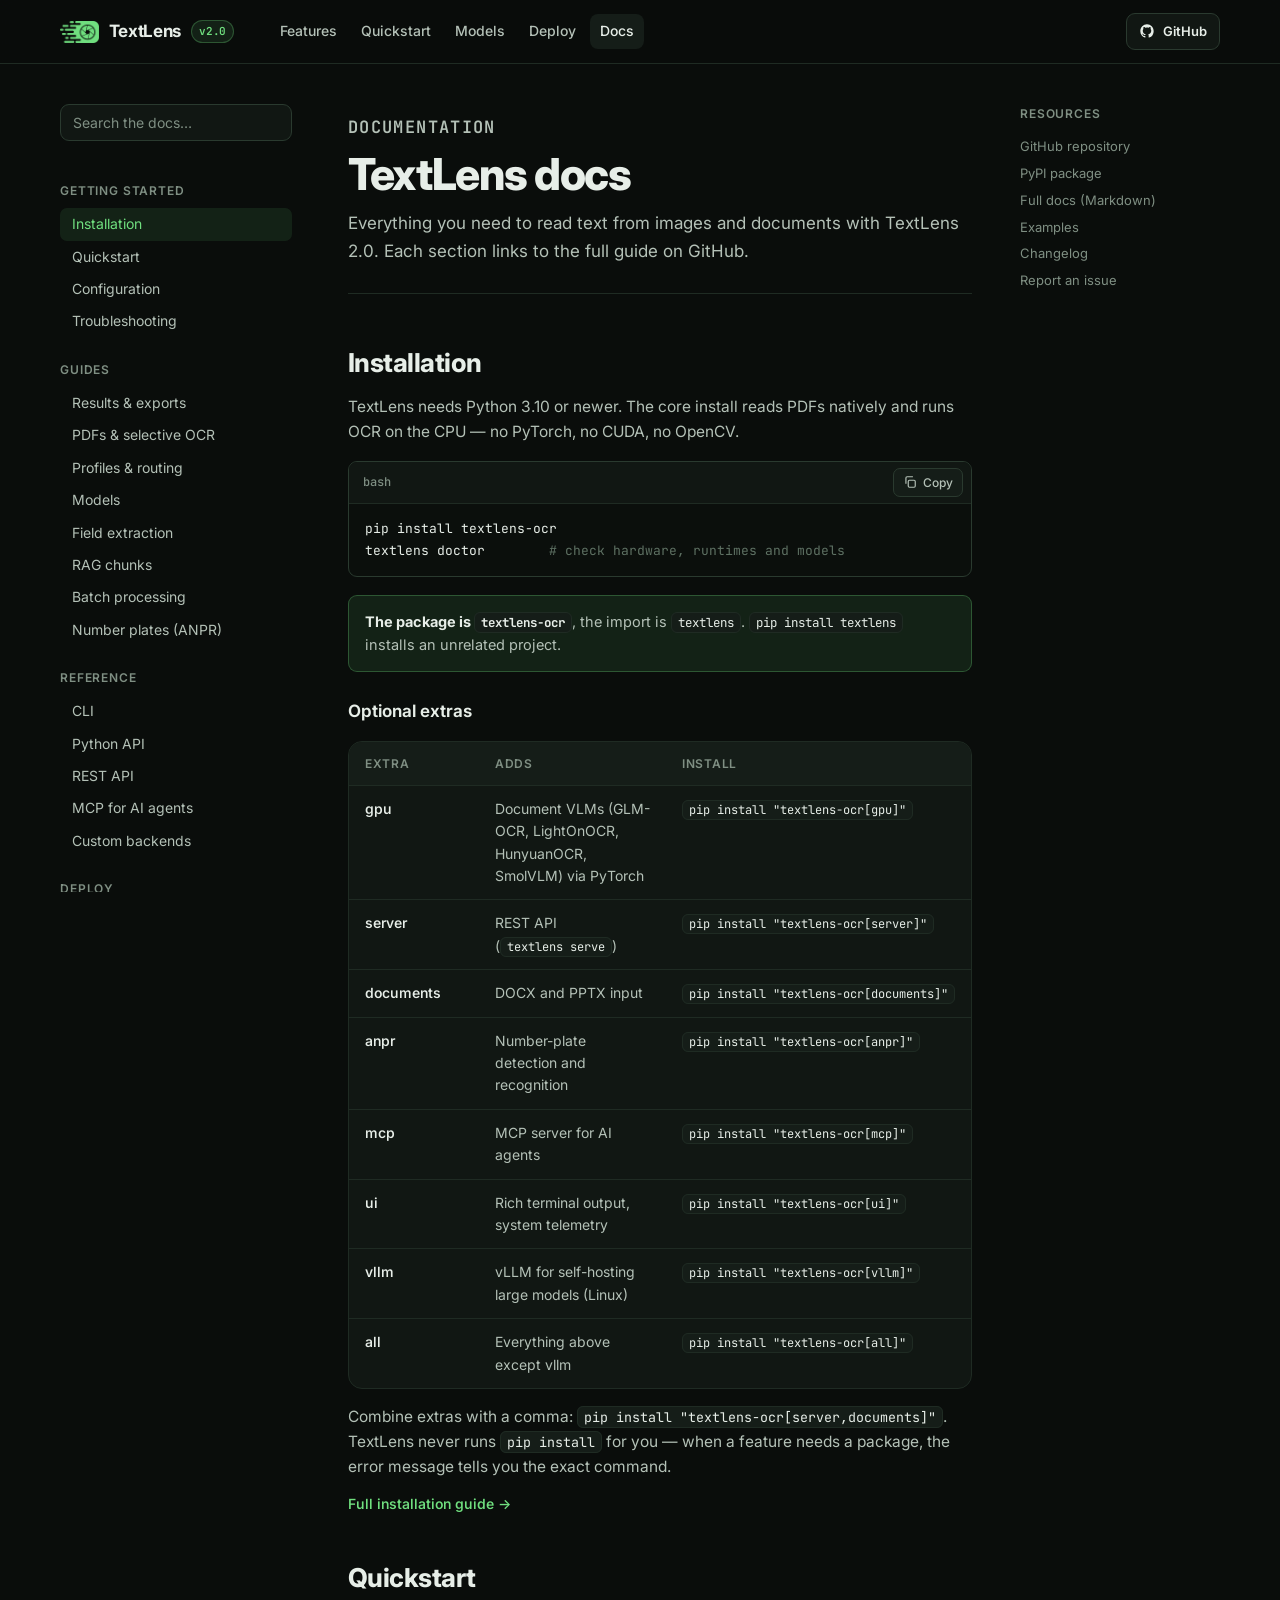
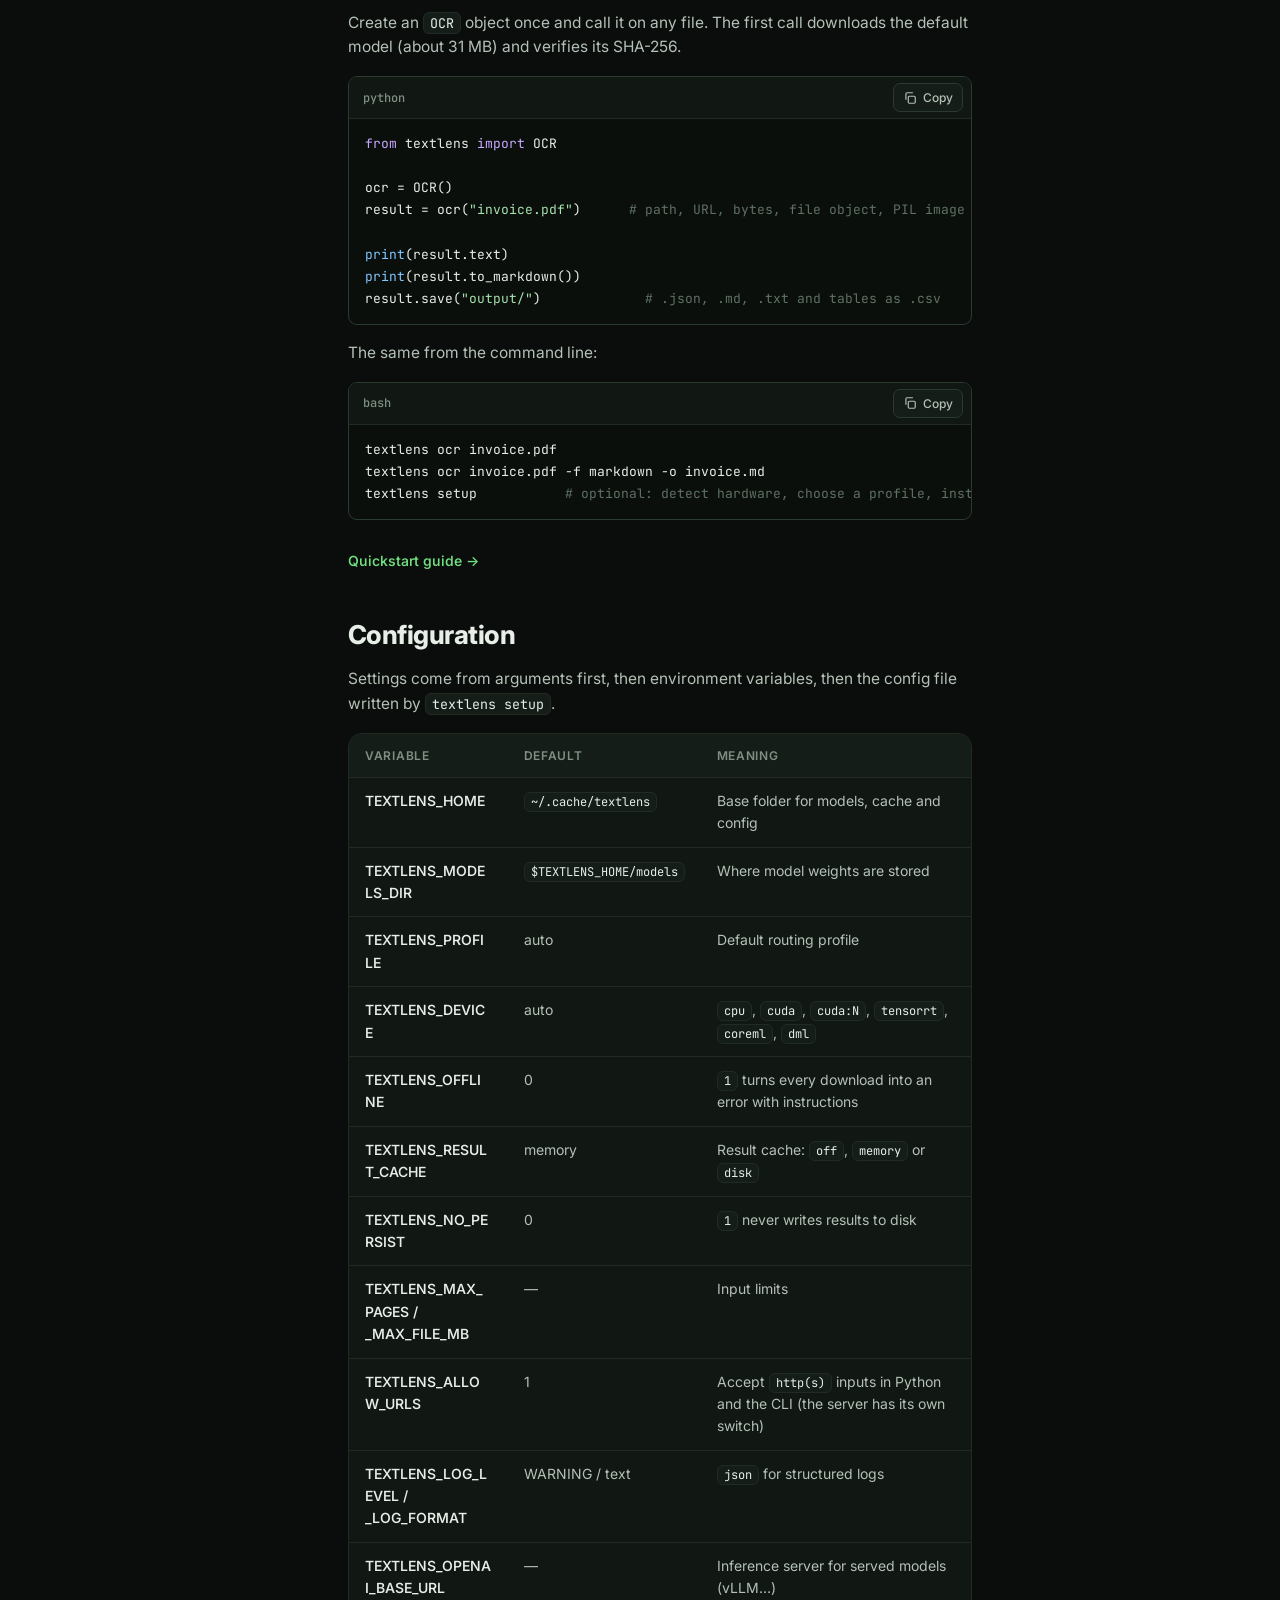
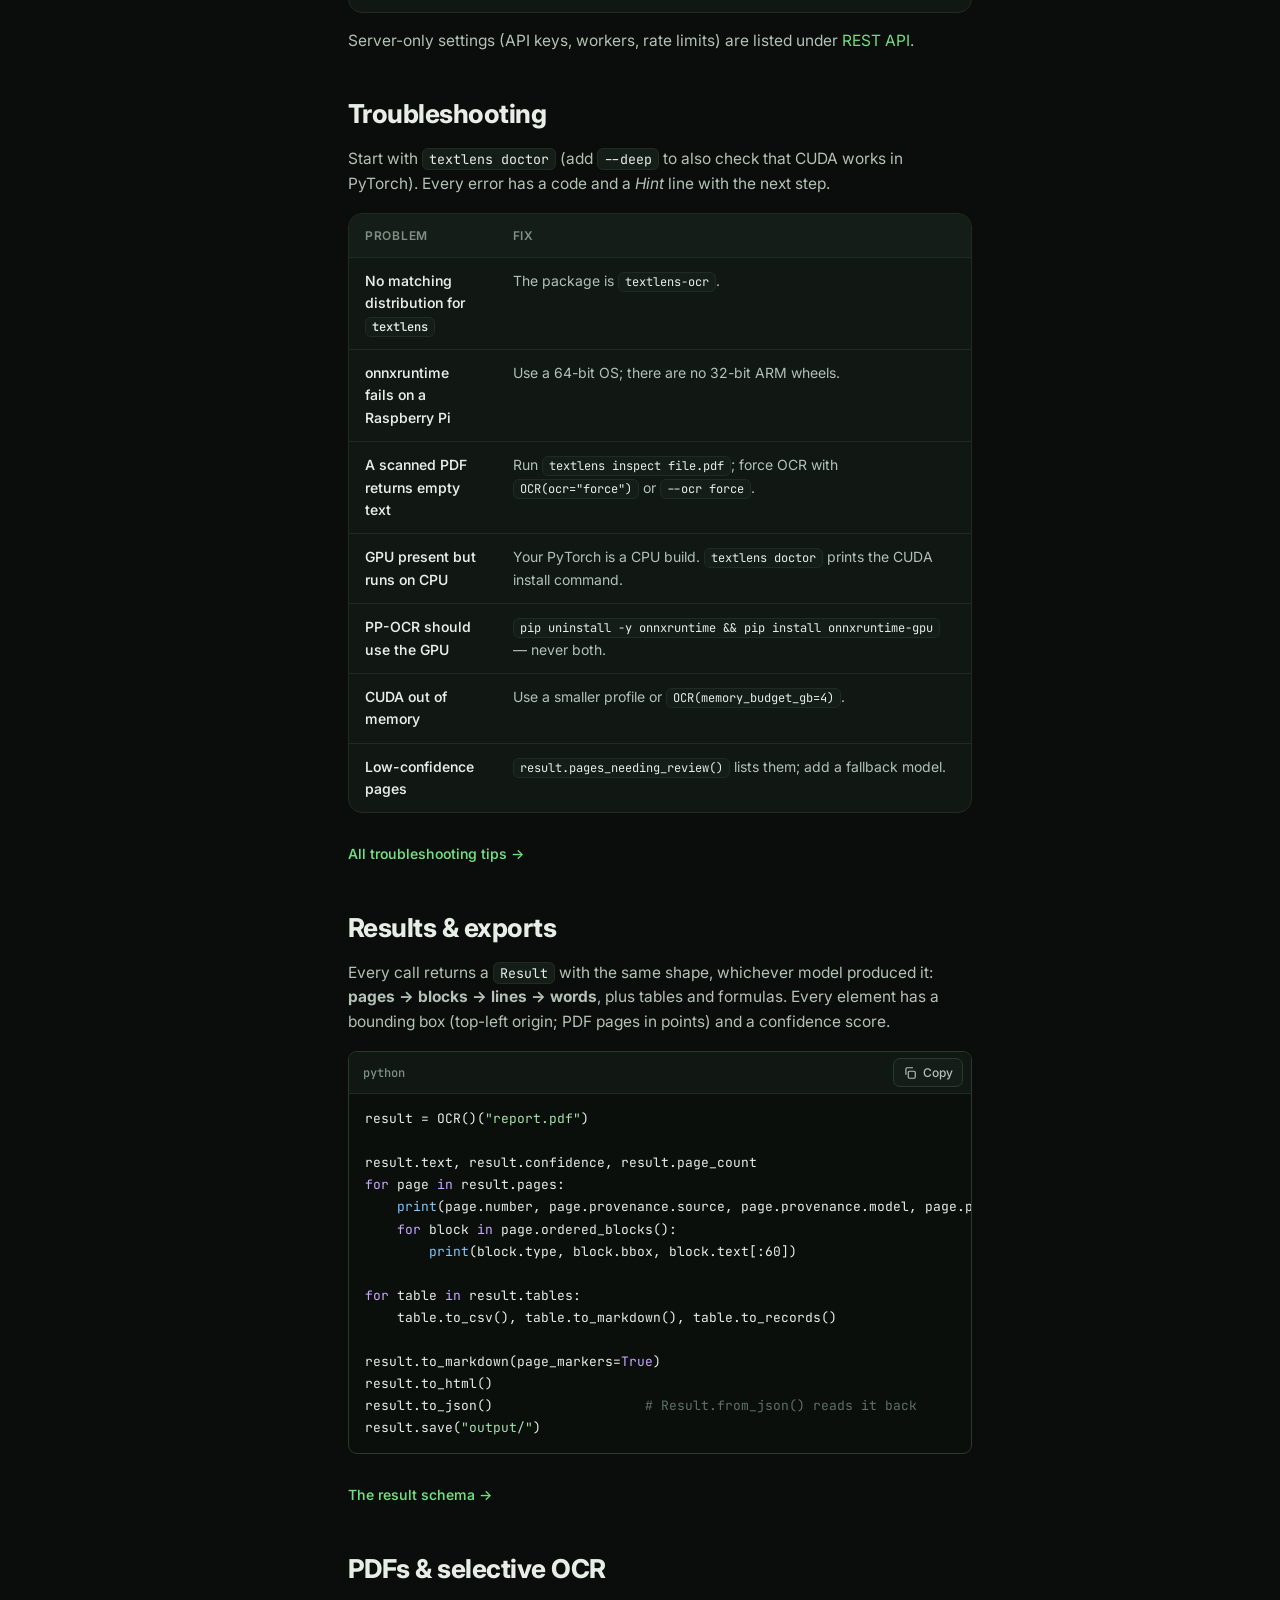
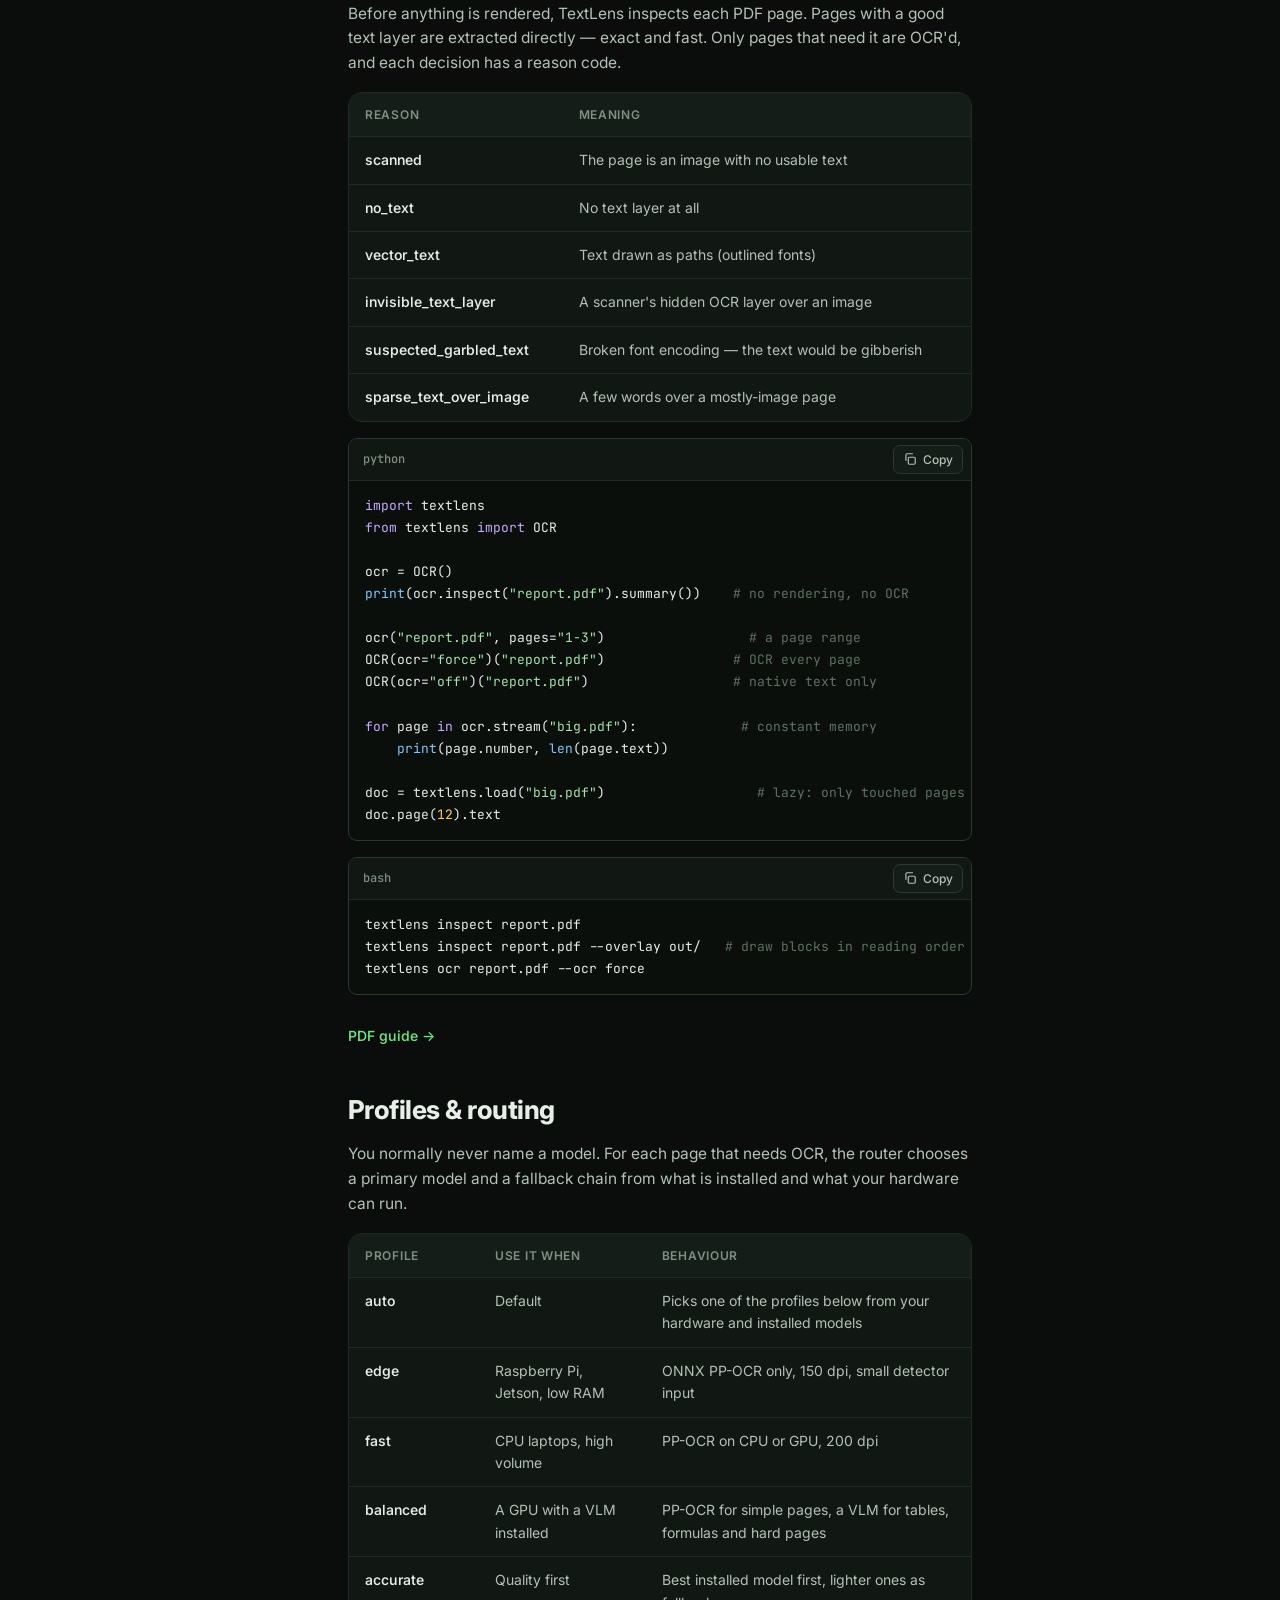
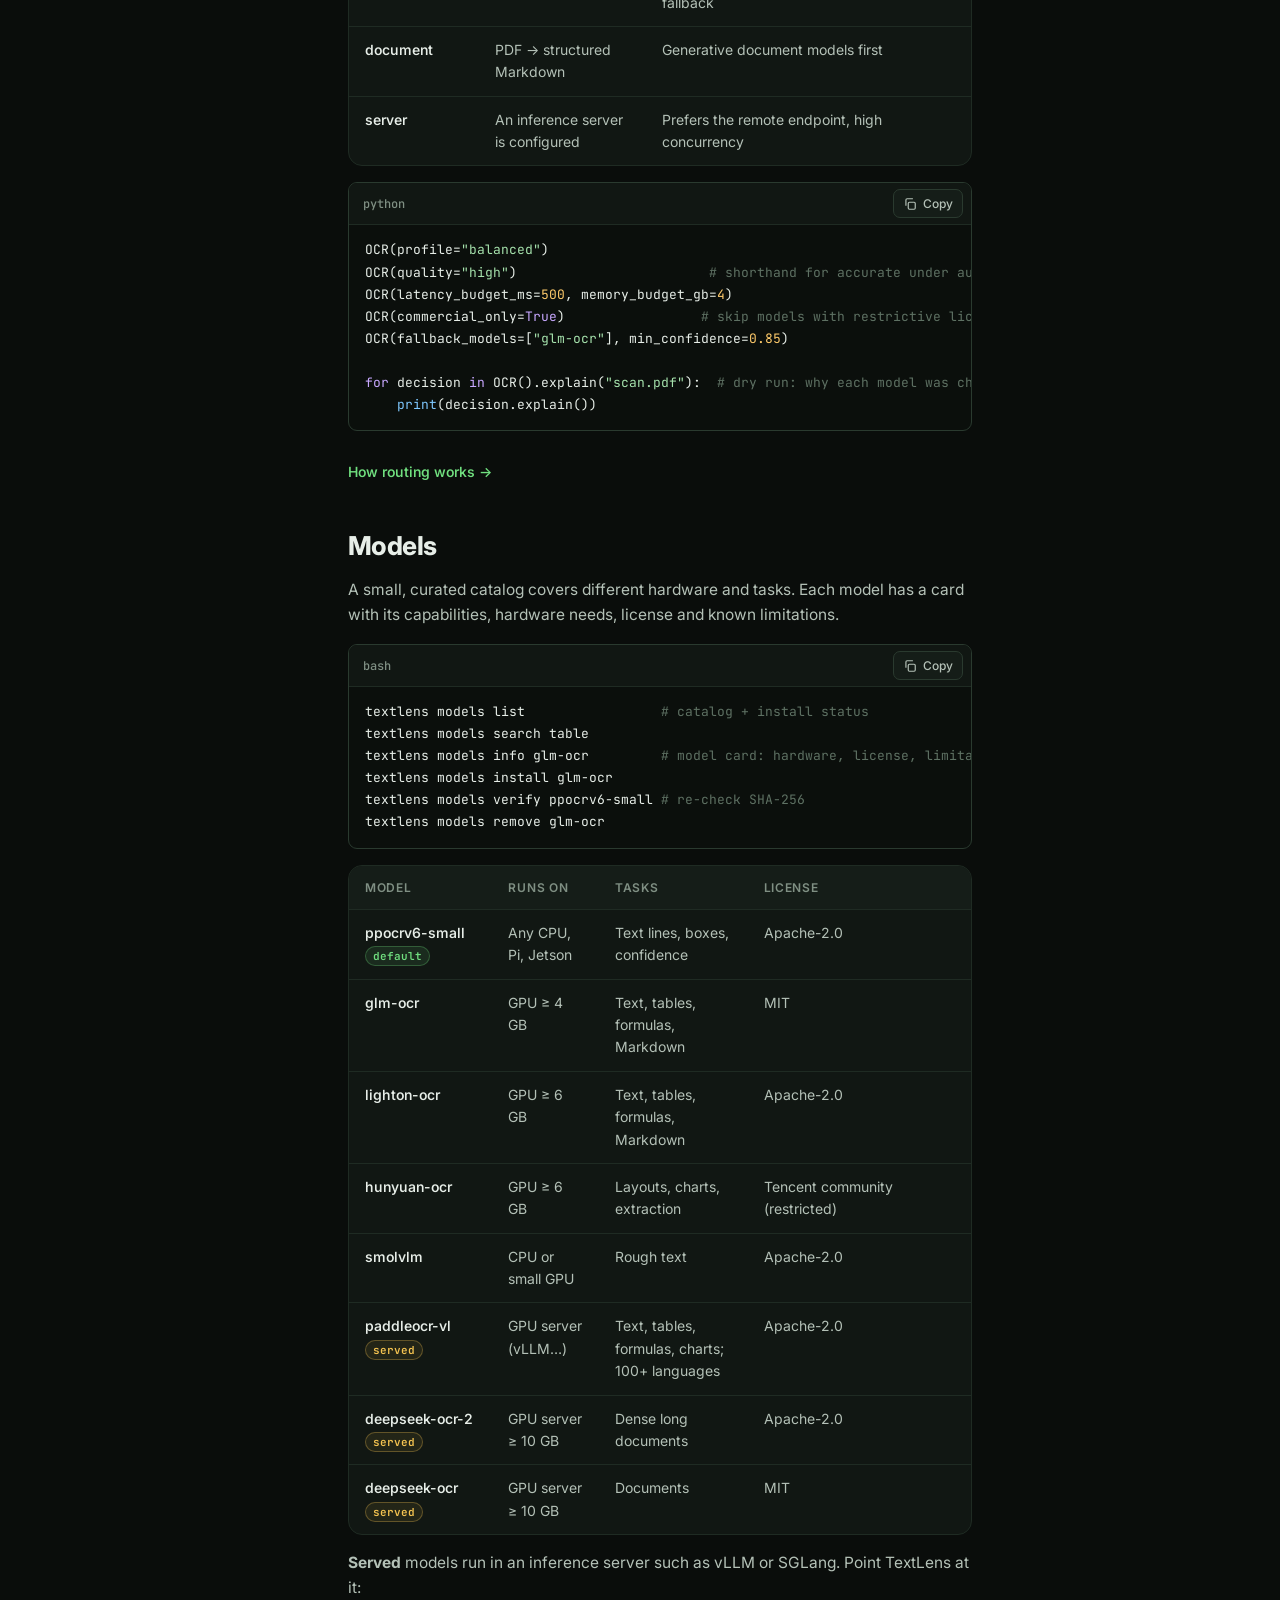
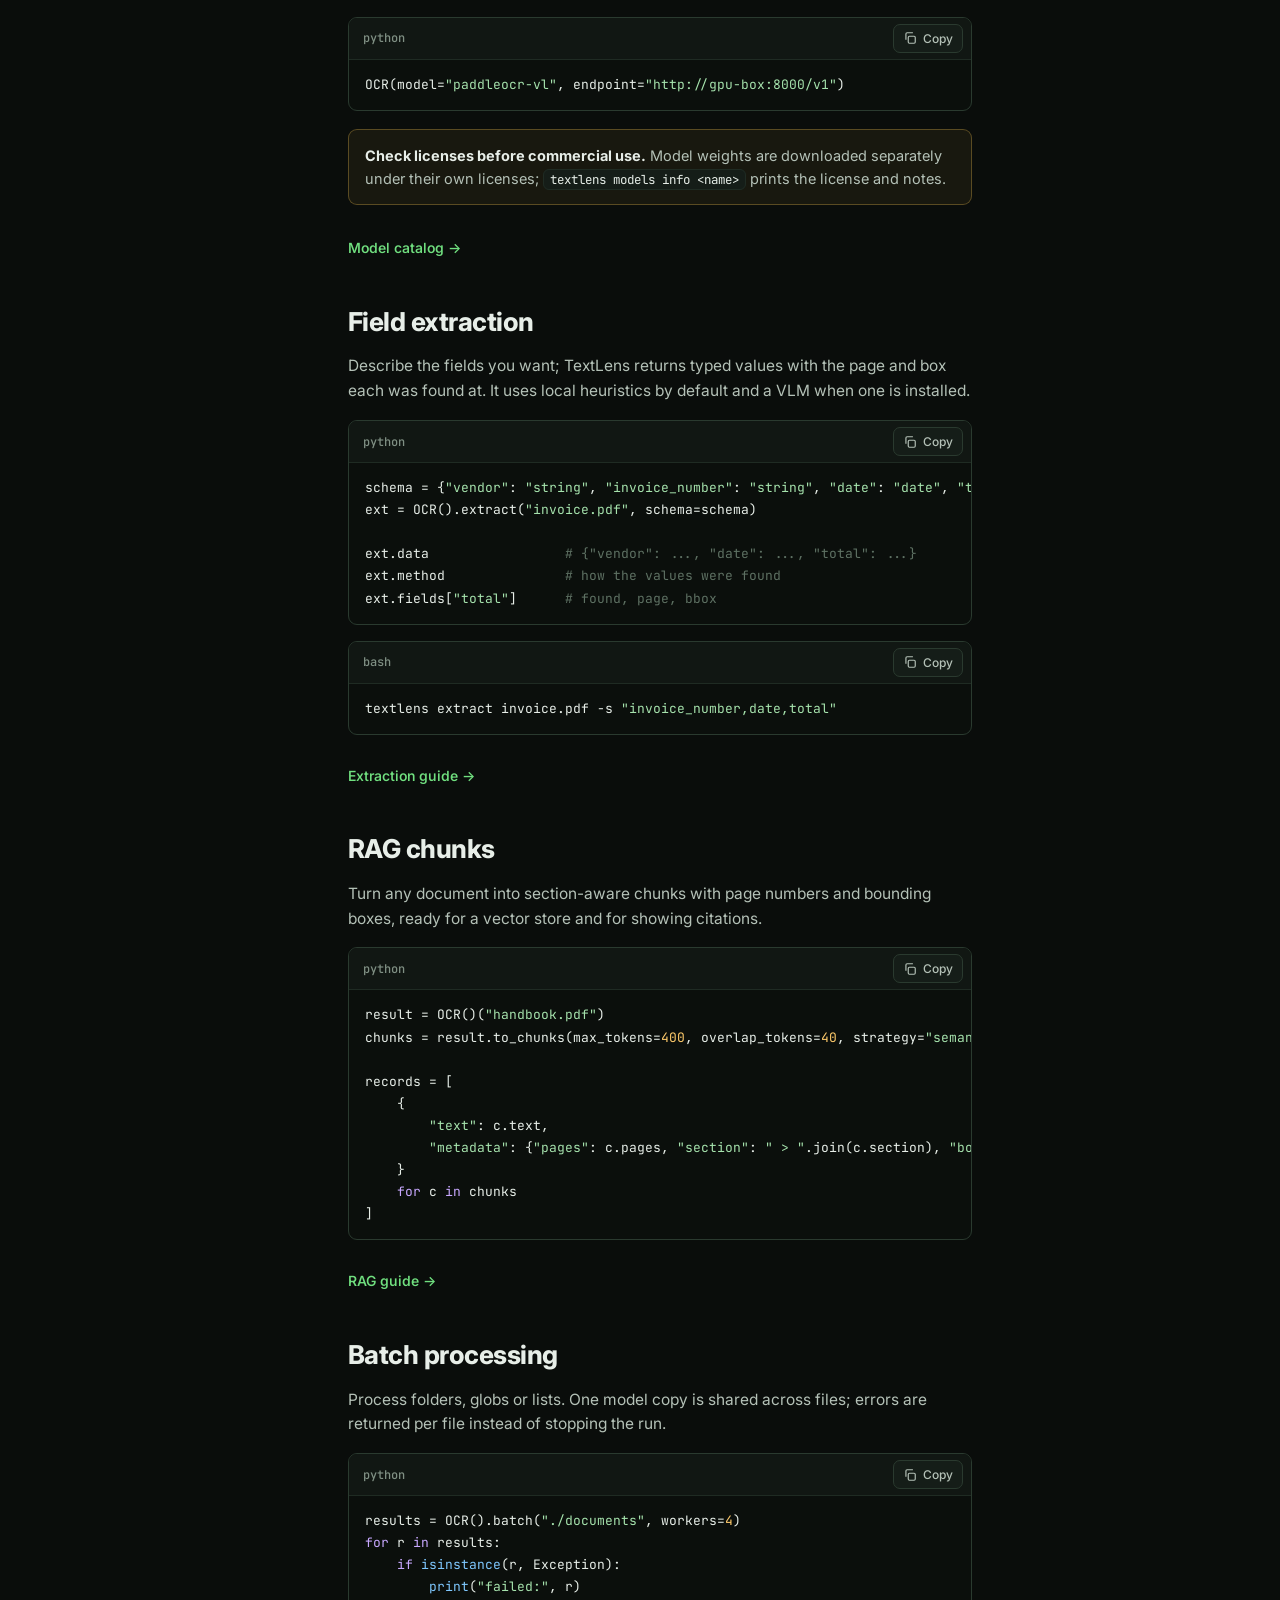
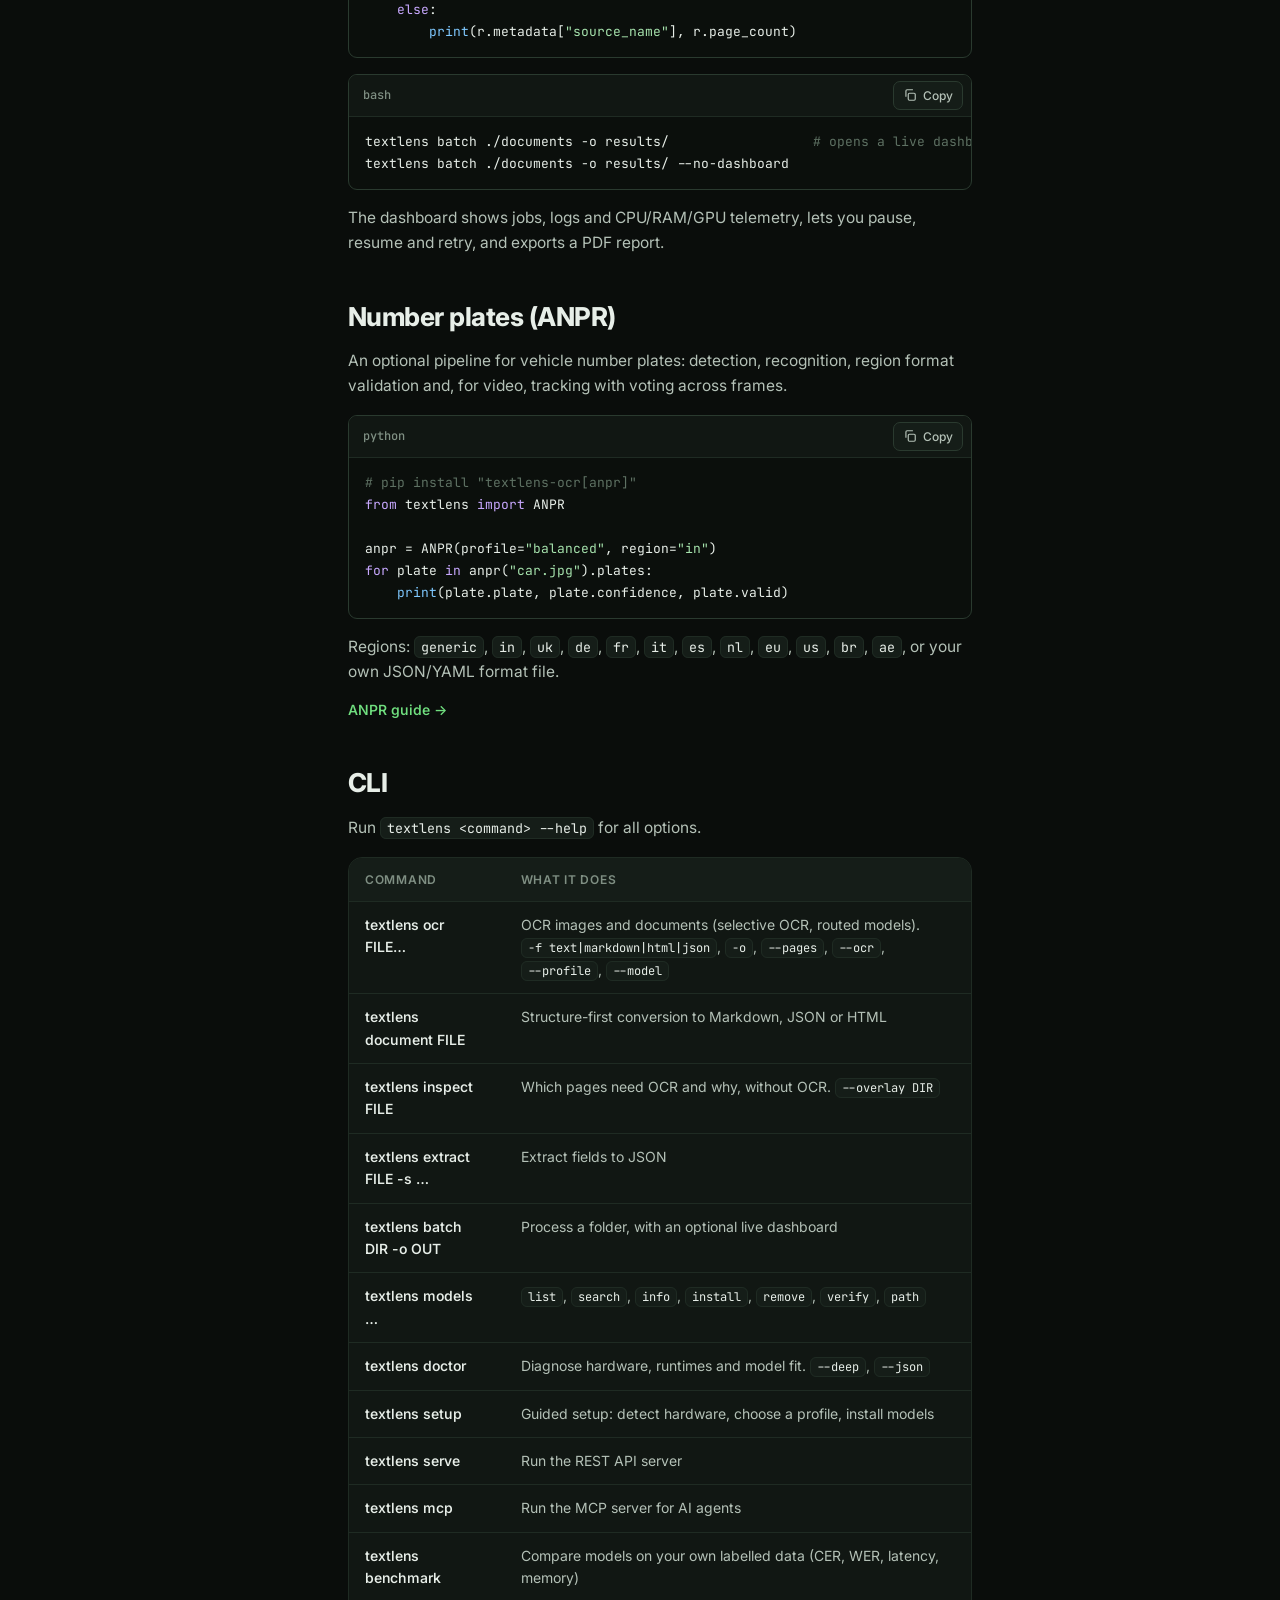
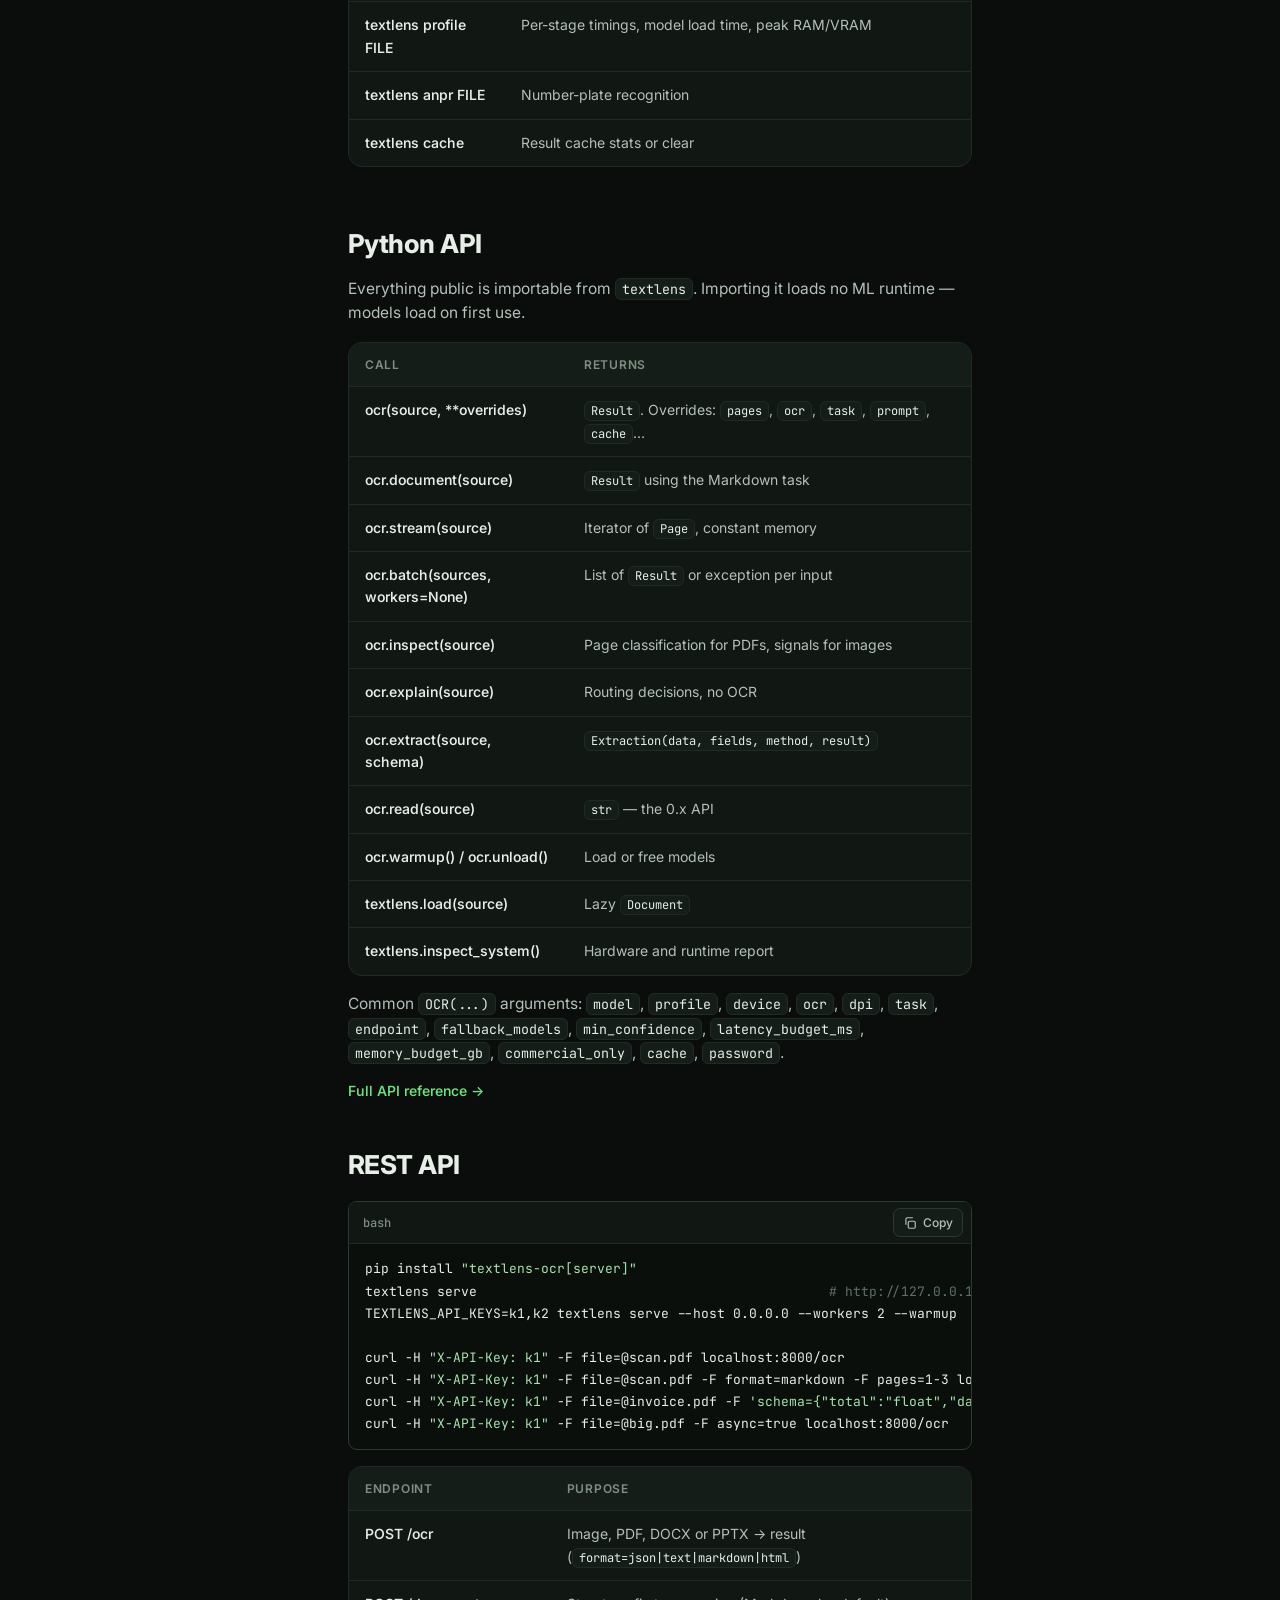
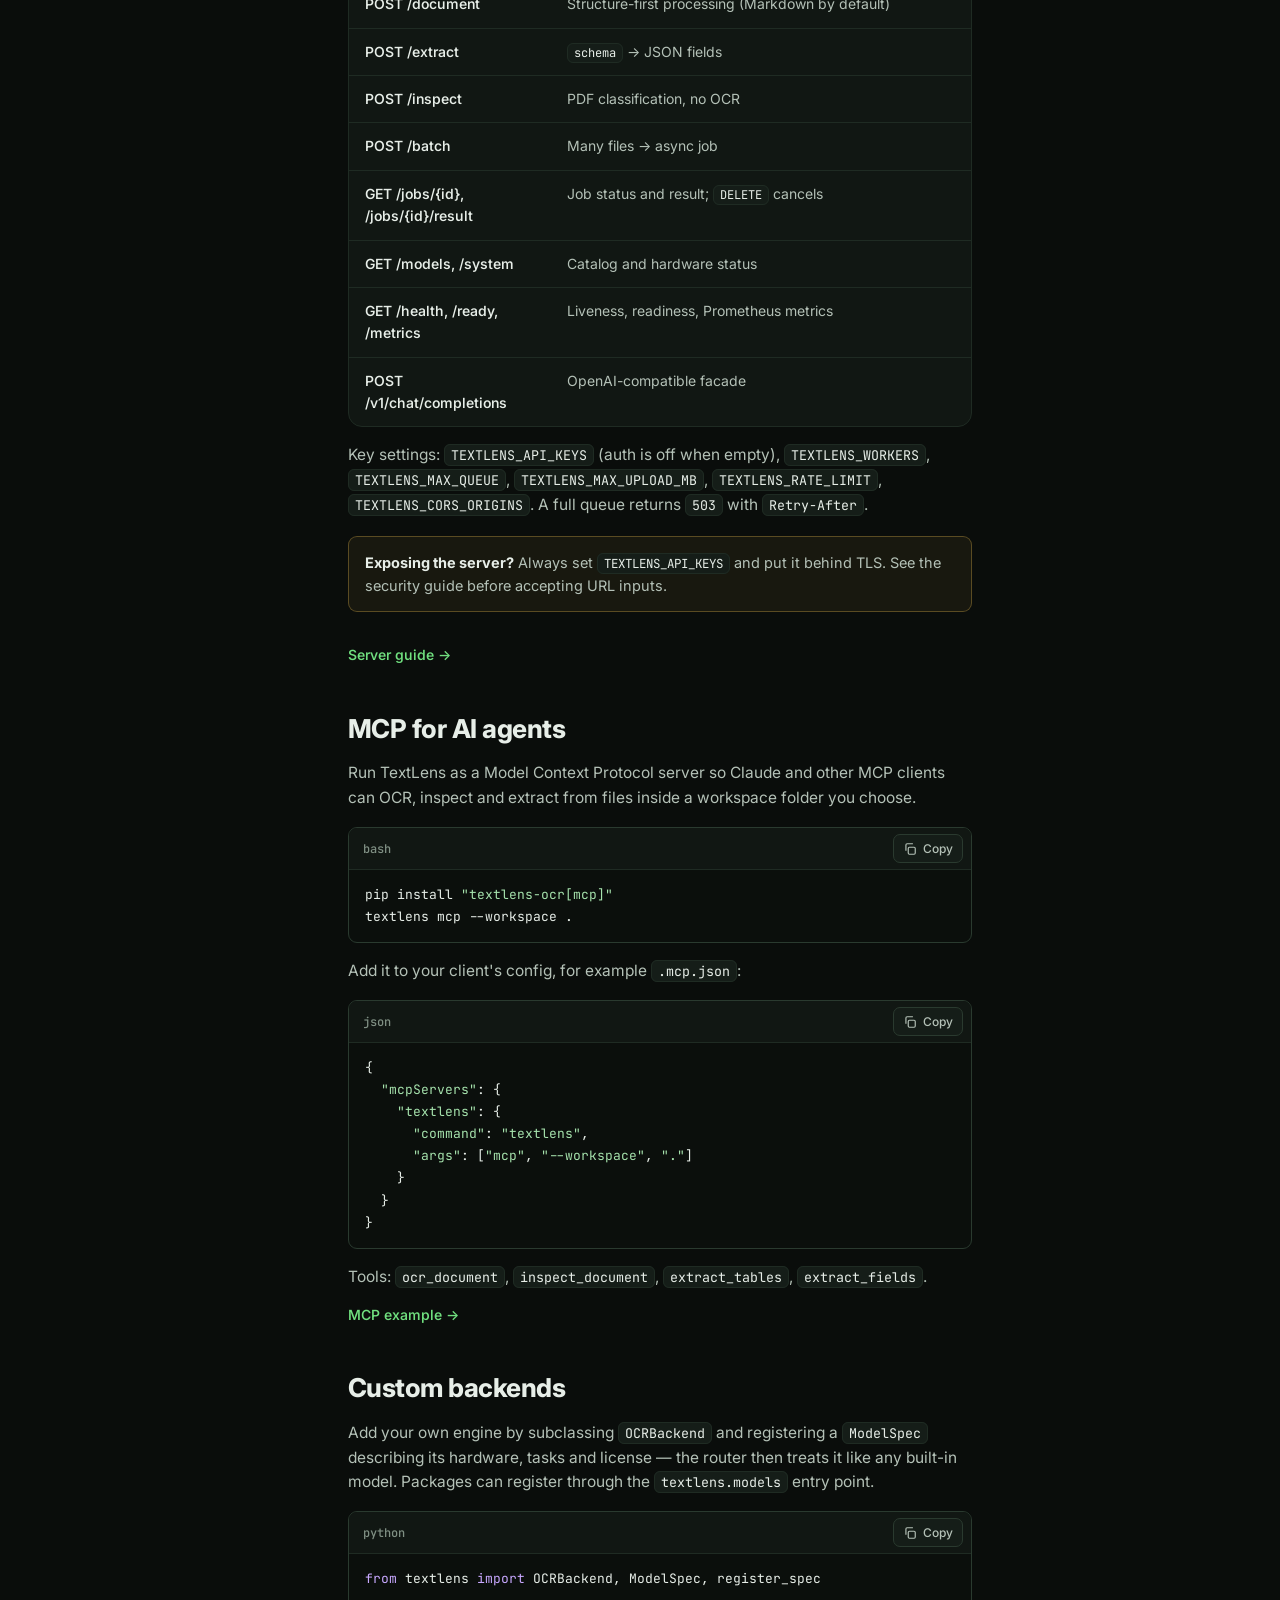
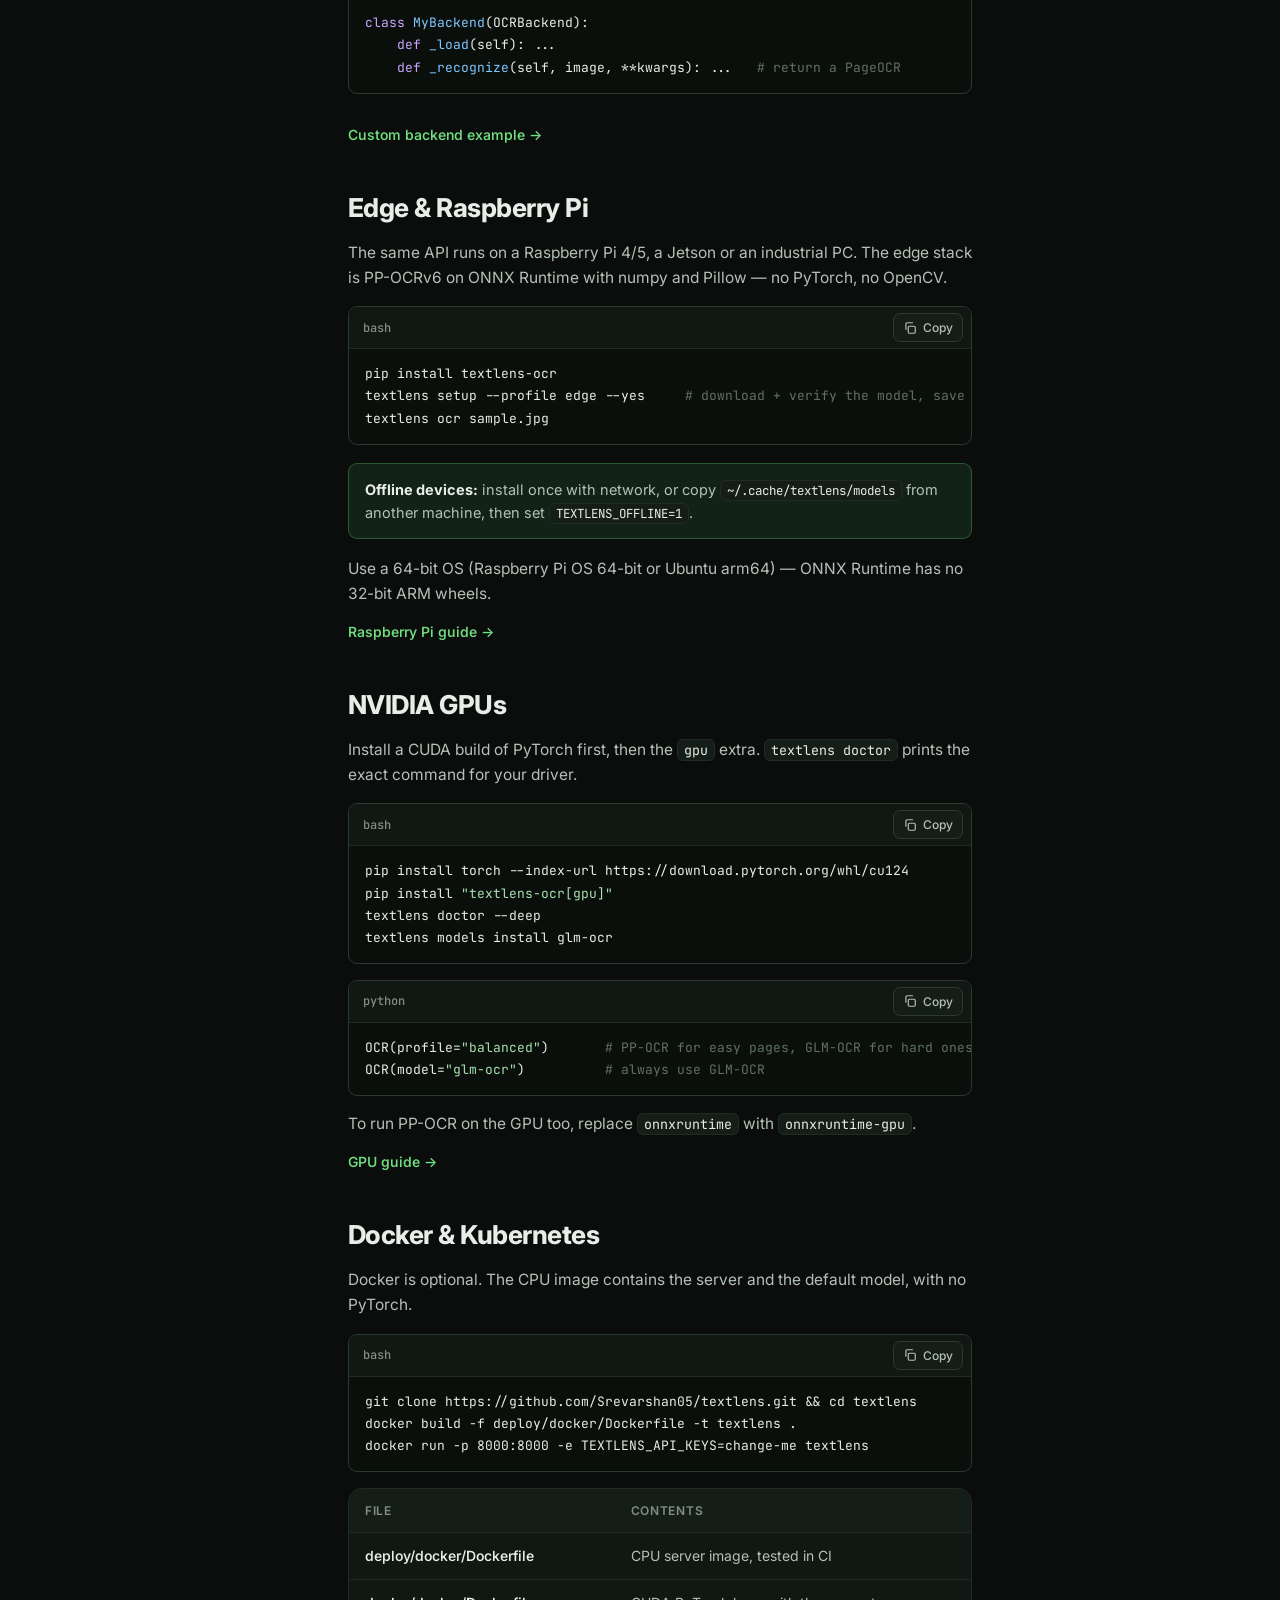
<file: docs.html>
<!DOCTYPE html>
<html lang="en">
<head>
  <meta charset="UTF-8" />
  <meta name="viewport" content="width=device-width, initial-scale=1" />
  <title>TextLens Documentation</title>
  <meta name="description" content="How to install and use TextLens 2.0: Python API, CLI, PDFs and selective OCR, profiles and models, extraction, RAG, REST server, MCP, edge devices, GPUs and Docker." />
  <meta name="theme-color" content="#0a0d0b" />
  <link rel="canonical" href="https://textlens-website.vercel.app/docs.html" />
  <meta property="og:title" content="TextLens Documentation" />
  <meta property="og:description" content="Install TextLens, then read images and PDFs with one line of Python." />
  <link rel="icon" type="image/png" href="assets/favicon-mark.png" />
  <link rel="preconnect" href="https://fonts.googleapis.com" />
  <link rel="preconnect" href="https://fonts.gstatic.com" crossorigin />
  <link href="https://fonts.googleapis.com/css2?family=Inter:wght@400;500;600;700;800&family=JetBrains+Mono:wght@400;500;600&display=swap" rel="stylesheet" />
  <link rel="stylesheet" href="styles.css" />
</head>
<body>

<header class="site-header">
  <div class="container header-inner">
    <a class="brand" href="./" aria-label="TextLens home">
      <img src="assets/mark.png" alt="" width="39" height="22" />
      TextLens
      <span class="version-pill" data-pypi-version>v2.0</span>
    </a>
    <nav class="nav" id="nav" aria-label="Main">
      <a href="./#features">Features</a>
      <a href="./#quickstart">Quickstart</a>
      <a href="./#models">Models</a>
      <a href="./#deploy">Deploy</a>
      <a href="docs.html" class="active">Docs</a>
    </nav>
    <div class="header-actions">
      <a class="gh-button" href="https://github.com/Srevarshan05/textlens" target="_blank" rel="noopener">
        <svg viewBox="0 0 24 24" fill="currentColor" aria-hidden="true"><path d="M12 2C6.48 2 2 6.58 2 12.23c0 4.52 2.87 8.35 6.84 9.7.5.1.68-.22.68-.49l-.01-1.89c-2.78.62-3.37-1.2-3.37-1.2-.45-1.18-1.11-1.49-1.11-1.49-.91-.64.07-.63.07-.63 1.01.07 1.54 1.06 1.54 1.06.9 1.57 2.35 1.12 2.92.85.09-.67.35-1.12.64-1.38-2.22-.26-4.56-1.14-4.56-5.07 0-1.12.39-2.03 1.03-2.75-.1-.26-.45-1.31.1-2.73 0 0 .84-.27 2.75 1.05A9.28 9.28 0 0 1 12 6.9c.85 0 1.71.12 2.51.34 1.91-1.32 2.75-1.05 2.75-1.05.55 1.42.2 2.47.1 2.73.64.72 1.03 1.63 1.03 2.75 0 3.94-2.34 4.8-4.57 5.06.36.32.68.93.68 1.88l-.01 2.78c0 .27.18.59.69.49A10.25 10.25 0 0 0 22 12.23C22 6.58 17.52 2 12 2Z"/></svg>
        GitHub <span class="gh-stars" data-gh-stars></span>
      </a>
      <button class="menu-toggle" aria-label="Open menu" aria-expanded="false" aria-controls="nav">
        <svg viewBox="0 0 24 24" fill="none" stroke="currentColor" stroke-width="2" stroke-linecap="round"><path d="M4 7h16M4 12h16M4 17h16"/></svg>
      </button>
    </div>
  </div>
</header>

<div class="container docs-layout">

  <aside class="sidebar" aria-label="Documentation">
    <input class="search" type="search" placeholder="Search the docs…" aria-label="Search the docs" />
    <h6>Getting started</h6>
    <a href="#install">Installation</a>
    <a href="#quickstart">Quickstart</a>
    <a href="#config">Configuration</a>
    <a href="#troubleshooting">Troubleshooting</a>
    <h6>Guides</h6>
    <a href="#results">Results &amp; exports</a>
    <a href="#pdf">PDFs &amp; selective OCR</a>
    <a href="#routing">Profiles &amp; routing</a>
    <a href="#models">Models</a>
    <a href="#extraction">Field extraction</a>
    <a href="#rag">RAG chunks</a>
    <a href="#batch">Batch processing</a>
    <a href="#anpr">Number plates (ANPR)</a>
    <h6>Reference</h6>
    <a href="#cli">CLI</a>
    <a href="#api">Python API</a>
    <a href="#server">REST API</a>
    <a href="#mcp">MCP for AI agents</a>
    <a href="#plugins">Custom backends</a>
    <h6>Deploy</h6>
    <a href="#edge">Edge &amp; Raspberry Pi</a>
    <a href="#gpu">NVIDIA GPUs</a>
    <a href="#docker">Docker &amp; Kubernetes</a>
    <a href="#migration">Upgrading from 0.x</a>
  </aside>

  <article class="doc">
    <header>
      <p class="eyebrow">Documentation</p>
      <h1>TextLens docs</h1>
      <p>Everything you need to read text from images and documents with TextLens 2.0. Each section links to the full guide on GitHub.</p>
    </header>

    <p class="no-results" hidden>No sections match your search.</p>

    <!-- ── Getting started ─────────────────────────────── -->
    <section id="install">
      <h2>Installation<a class="anchor" href="#install">#</a></h2>
      <p>TextLens needs Python 3.10 or newer. The core install reads PDFs natively and runs OCR on the CPU — no PyTorch, no CUDA, no OpenCV.</p>
      <div class="code"><div class="code-bar"><span>bash</span><button class="copy-btn"><svg viewBox="0 0 24 24" fill="none" stroke="currentColor" stroke-width="2"><rect x="9" y="9" width="12" height="12" rx="2"/><path d="M5 15V5a2 2 0 0 1 2-2h10"/></svg><span>Copy</span></button></div>
<pre>pip install textlens-ocr
textlens doctor        <span class="c"># check hardware, runtimes and models</span></pre></div>
      <div class="callout"><strong>The package is <code>textlens-ocr</code></strong>, the import is <code>textlens</code>. <code>pip install textlens</code> installs an unrelated project.</div>
      <h3>Optional extras</h3>
      <div class="table-wrap"><table>
        <thead><tr><th>Extra</th><th>Adds</th><th>Install</th></tr></thead>
        <tbody>
          <tr><td>gpu</td><td>Document VLMs (GLM-OCR, LightOnOCR, HunyuanOCR, SmolVLM) via PyTorch</td><td><code>pip install "textlens-ocr[gpu]"</code></td></tr>
          <tr><td>server</td><td>REST API (<code>textlens serve</code>)</td><td><code>pip install "textlens-ocr[server]"</code></td></tr>
          <tr><td>documents</td><td>DOCX and PPTX input</td><td><code>pip install "textlens-ocr[documents]"</code></td></tr>
          <tr><td>anpr</td><td>Number-plate detection and recognition</td><td><code>pip install "textlens-ocr[anpr]"</code></td></tr>
          <tr><td>mcp</td><td>MCP server for AI agents</td><td><code>pip install "textlens-ocr[mcp]"</code></td></tr>
          <tr><td>ui</td><td>Rich terminal output, system telemetry</td><td><code>pip install "textlens-ocr[ui]"</code></td></tr>
          <tr><td>vllm</td><td>vLLM for self-hosting large models (Linux)</td><td><code>pip install "textlens-ocr[vllm]"</code></td></tr>
          <tr><td>all</td><td>Everything above except vllm</td><td><code>pip install "textlens-ocr[all]"</code></td></tr>
        </tbody>
      </table></div>
      <p>Combine extras with a comma: <code>pip install "textlens-ocr[server,documents]"</code>. TextLens never runs <code>pip install</code> for you — when a feature needs a package, the error message tells you the exact command.</p>
      <a class="more" href="https://github.com/Srevarshan05/textlens/blob/main/docs/getting-started/installation.md" target="_blank" rel="noopener">Full installation guide →</a>
    </section>

    <section id="quickstart">
      <h2>Quickstart<a class="anchor" href="#quickstart">#</a></h2>
      <p>Create an <code>OCR</code> object once and call it on any file. The first call downloads the default model (about 31 MB) and verifies its SHA-256.</p>
      <div class="code"><div class="code-bar"><span>python</span><button class="copy-btn"><svg viewBox="0 0 24 24" fill="none" stroke="currentColor" stroke-width="2"><rect x="9" y="9" width="12" height="12" rx="2"/><path d="M5 15V5a2 2 0 0 1 2-2h10"/></svg><span>Copy</span></button></div>
<pre><span class="k">from</span> textlens <span class="k">import</span> OCR

ocr = OCR()
result = ocr(<span class="s">"invoice.pdf"</span>)      <span class="c"># path, URL, bytes, file object, PIL image or numpy array</span>

<span class="f">print</span>(result.text)
<span class="f">print</span>(result.to_markdown())
result.save(<span class="s">"output/"</span>)             <span class="c"># .json, .md, .txt and tables as .csv</span></pre></div>
      <p>The same from the command line:</p>
      <div class="code"><div class="code-bar"><span>bash</span><button class="copy-btn"><svg viewBox="0 0 24 24" fill="none" stroke="currentColor" stroke-width="2"><rect x="9" y="9" width="12" height="12" rx="2"/><path d="M5 15V5a2 2 0 0 1 2-2h10"/></svg><span>Copy</span></button></div>
<pre>textlens ocr invoice.pdf
textlens ocr invoice.pdf -f markdown -o invoice.md
textlens setup           <span class="c"># optional: detect hardware, choose a profile, install models</span></pre></div>
      <a class="more" href="https://github.com/Srevarshan05/textlens/blob/main/docs/getting-started/quickstart.md" target="_blank" rel="noopener">Quickstart guide →</a>
    </section>

    <section id="config">
      <h2>Configuration<a class="anchor" href="#config">#</a></h2>
      <p>Settings come from arguments first, then environment variables, then the config file written by <code>textlens setup</code>.</p>
      <div class="table-wrap"><table>
        <thead><tr><th>Variable</th><th>Default</th><th>Meaning</th></tr></thead>
        <tbody>
          <tr><td>TEXTLENS_HOME</td><td><code>~/.cache/textlens</code></td><td>Base folder for models, cache and config</td></tr>
          <tr><td>TEXTLENS_MODELS_DIR</td><td><code>$TEXTLENS_HOME/models</code></td><td>Where model weights are stored</td></tr>
          <tr><td>TEXTLENS_PROFILE</td><td>auto</td><td>Default routing profile</td></tr>
          <tr><td>TEXTLENS_DEVICE</td><td>auto</td><td><code>cpu</code>, <code>cuda</code>, <code>cuda:N</code>, <code>tensorrt</code>, <code>coreml</code>, <code>dml</code></td></tr>
          <tr><td>TEXTLENS_OFFLINE</td><td>0</td><td><code>1</code> turns every download into an error with instructions</td></tr>
          <tr><td>TEXTLENS_RESULT_CACHE</td><td>memory</td><td>Result cache: <code>off</code>, <code>memory</code> or <code>disk</code></td></tr>
          <tr><td>TEXTLENS_NO_PERSIST</td><td>0</td><td><code>1</code> never writes results to disk</td></tr>
          <tr><td>TEXTLENS_MAX_PAGES / _MAX_FILE_MB</td><td>—</td><td>Input limits</td></tr>
          <tr><td>TEXTLENS_ALLOW_URLS</td><td>1</td><td>Accept <code>http(s)</code> inputs in Python and the CLI (the server has its own switch)</td></tr>
          <tr><td>TEXTLENS_LOG_LEVEL / _LOG_FORMAT</td><td>WARNING / text</td><td><code>json</code> for structured logs</td></tr>
          <tr><td>TEXTLENS_OPENAI_BASE_URL</td><td>—</td><td>Inference server for served models (vLLM…)</td></tr>
        </tbody>
      </table></div>
      <p>Server-only settings (API keys, workers, rate limits) are listed under <a href="#server">REST API</a>.</p>
    </section>

    <section id="troubleshooting">
      <h2>Troubleshooting<a class="anchor" href="#troubleshooting">#</a></h2>
      <p>Start with <code>textlens doctor</code> (add <code>--deep</code> to also check that CUDA works in PyTorch). Every error has a code and a <em>Hint</em> line with the next step.</p>
      <div class="table-wrap"><table>
        <thead><tr><th>Problem</th><th>Fix</th></tr></thead>
        <tbody>
          <tr><td>No matching distribution for <code>textlens</code></td><td>The package is <code>textlens-ocr</code>.</td></tr>
          <tr><td>onnxruntime fails on a Raspberry Pi</td><td>Use a 64-bit OS; there are no 32-bit ARM wheels.</td></tr>
          <tr><td>A scanned PDF returns empty text</td><td>Run <code>textlens inspect file.pdf</code>; force OCR with <code>OCR(ocr="force")</code> or <code>--ocr force</code>.</td></tr>
          <tr><td>GPU present but runs on CPU</td><td>Your PyTorch is a CPU build. <code>textlens doctor</code> prints the CUDA install command.</td></tr>
          <tr><td>PP-OCR should use the GPU</td><td><code>pip uninstall -y onnxruntime &amp;&amp; pip install onnxruntime-gpu</code> — never both.</td></tr>
          <tr><td>CUDA out of memory</td><td>Use a smaller profile or <code>OCR(memory_budget_gb=4)</code>.</td></tr>
          <tr><td>Low-confidence pages</td><td><code>result.pages_needing_review()</code> lists them; add a fallback model.</td></tr>
        </tbody>
      </table></div>
      <a class="more" href="https://github.com/Srevarshan05/textlens/blob/main/docs/getting-started/troubleshooting.md" target="_blank" rel="noopener">All troubleshooting tips →</a>
    </section>

    <!-- ── Guides ──────────────────────────────────────── -->
    <section id="results">
      <h2>Results &amp; exports<a class="anchor" href="#results">#</a></h2>
      <p>Every call returns a <code>Result</code> with the same shape, whichever model produced it: <strong>pages → blocks → lines → words</strong>, plus tables and formulas. Every element has a bounding box (top-left origin; PDF pages in points) and a confidence score.</p>
      <div class="code"><div class="code-bar"><span>python</span><button class="copy-btn"><svg viewBox="0 0 24 24" fill="none" stroke="currentColor" stroke-width="2"><rect x="9" y="9" width="12" height="12" rx="2"/><path d="M5 15V5a2 2 0 0 1 2-2h10"/></svg><span>Copy</span></button></div>
<pre>result = OCR()(<span class="s">"report.pdf"</span>)

result.text, result.confidence, result.page_count
<span class="k">for</span> page <span class="k">in</span> result.pages:
    <span class="f">print</span>(page.number, page.provenance.source, page.provenance.model, page.provenance.reasons)
    <span class="k">for</span> block <span class="k">in</span> page.ordered_blocks():
        <span class="f">print</span>(block.type, block.bbox, block.text[:60])

<span class="k">for</span> table <span class="k">in</span> result.tables:
    table.to_csv(), table.to_markdown(), table.to_records()

result.to_markdown(page_markers=<span class="k">True</span>)
result.to_html()
result.to_json()                   <span class="c"># Result.from_json() reads it back</span>
result.save(<span class="s">"output/"</span>)</pre></div>
      <a class="more" href="https://github.com/Srevarshan05/textlens/blob/main/docs/concepts/results.md" target="_blank" rel="noopener">The result schema →</a>
    </section>

    <section id="pdf">
      <h2>PDFs &amp; selective OCR<a class="anchor" href="#pdf">#</a></h2>
      <p>Before anything is rendered, TextLens inspects each PDF page. Pages with a good text layer are extracted directly — exact and fast. Only pages that need it are OCR'd, and each decision has a reason code.</p>
      <div class="table-wrap"><table>
        <thead><tr><th>Reason</th><th>Meaning</th></tr></thead>
        <tbody>
          <tr><td>scanned</td><td>The page is an image with no usable text</td></tr>
          <tr><td>no_text</td><td>No text layer at all</td></tr>
          <tr><td>vector_text</td><td>Text drawn as paths (outlined fonts)</td></tr>
          <tr><td>invisible_text_layer</td><td>A scanner's hidden OCR layer over an image</td></tr>
          <tr><td>suspected_garbled_text</td><td>Broken font encoding — the text would be gibberish</td></tr>
          <tr><td>sparse_text_over_image</td><td>A few words over a mostly-image page</td></tr>
        </tbody>
      </table></div>
      <div class="code"><div class="code-bar"><span>python</span><button class="copy-btn"><svg viewBox="0 0 24 24" fill="none" stroke="currentColor" stroke-width="2"><rect x="9" y="9" width="12" height="12" rx="2"/><path d="M5 15V5a2 2 0 0 1 2-2h10"/></svg><span>Copy</span></button></div>
<pre><span class="k">import</span> textlens
<span class="k">from</span> textlens <span class="k">import</span> OCR

ocr = OCR()
<span class="f">print</span>(ocr.inspect(<span class="s">"report.pdf"</span>).summary())    <span class="c"># no rendering, no OCR</span>

ocr(<span class="s">"report.pdf"</span>, pages=<span class="s">"1-3"</span>)                  <span class="c"># a page range</span>
OCR(ocr=<span class="s">"force"</span>)(<span class="s">"report.pdf"</span>)                <span class="c"># OCR every page</span>
OCR(ocr=<span class="s">"off"</span>)(<span class="s">"report.pdf"</span>)                  <span class="c"># native text only</span>

<span class="k">for</span> page <span class="k">in</span> ocr.stream(<span class="s">"big.pdf"</span>):             <span class="c"># constant memory</span>
    <span class="f">print</span>(page.number, <span class="f">len</span>(page.text))

doc = textlens.load(<span class="s">"big.pdf"</span>)                   <span class="c"># lazy: only touched pages run</span>
doc.page(<span class="n">12</span>).text</pre></div>
      <div class="code"><div class="code-bar"><span>bash</span><button class="copy-btn"><svg viewBox="0 0 24 24" fill="none" stroke="currentColor" stroke-width="2"><rect x="9" y="9" width="12" height="12" rx="2"/><path d="M5 15V5a2 2 0 0 1 2-2h10"/></svg><span>Copy</span></button></div>
<pre>textlens inspect report.pdf
textlens inspect report.pdf --overlay out/   <span class="c"># draw blocks in reading order</span>
textlens ocr report.pdf --ocr force</pre></div>
      <a class="more" href="https://github.com/Srevarshan05/textlens/blob/main/docs/tasks/pdf.md" target="_blank" rel="noopener">PDF guide →</a>
    </section>

    <section id="routing">
      <h2>Profiles &amp; routing<a class="anchor" href="#routing">#</a></h2>
      <p>You normally never name a model. For each page that needs OCR, the router chooses a primary model and a fallback chain from what is installed and what your hardware can run.</p>
      <div class="table-wrap"><table>
        <thead><tr><th>Profile</th><th>Use it when</th><th>Behaviour</th></tr></thead>
        <tbody>
          <tr><td>auto</td><td>Default</td><td>Picks one of the profiles below from your hardware and installed models</td></tr>
          <tr><td>edge</td><td>Raspberry Pi, Jetson, low RAM</td><td>ONNX PP-OCR only, 150 dpi, small detector input</td></tr>
          <tr><td>fast</td><td>CPU laptops, high volume</td><td>PP-OCR on CPU or GPU, 200 dpi</td></tr>
          <tr><td>balanced</td><td>A GPU with a VLM installed</td><td>PP-OCR for simple pages, a VLM for tables, formulas and hard pages</td></tr>
          <tr><td>accurate</td><td>Quality first</td><td>Best installed model first, lighter ones as fallback</td></tr>
          <tr><td>document</td><td>PDF → structured Markdown</td><td>Generative document models first</td></tr>
          <tr><td>server</td><td>An inference server is configured</td><td>Prefers the remote endpoint, high concurrency</td></tr>
        </tbody>
      </table></div>
      <div class="code"><div class="code-bar"><span>python</span><button class="copy-btn"><svg viewBox="0 0 24 24" fill="none" stroke="currentColor" stroke-width="2"><rect x="9" y="9" width="12" height="12" rx="2"/><path d="M5 15V5a2 2 0 0 1 2-2h10"/></svg><span>Copy</span></button></div>
<pre>OCR(profile=<span class="s">"balanced"</span>)
OCR(quality=<span class="s">"high"</span>)                        <span class="c"># shorthand for accurate under auto</span>
OCR(latency_budget_ms=<span class="n">500</span>, memory_budget_gb=<span class="n">4</span>)
OCR(commercial_only=<span class="k">True</span>)                 <span class="c"># skip models with restrictive licenses</span>
OCR(fallback_models=[<span class="s">"glm-ocr"</span>], min_confidence=<span class="n">0.85</span>)

<span class="k">for</span> decision <span class="k">in</span> OCR().explain(<span class="s">"scan.pdf"</span>):  <span class="c"># dry run: why each model was chosen</span>
    <span class="f">print</span>(decision.explain())</pre></div>
      <a class="more" href="https://github.com/Srevarshan05/textlens/blob/main/docs/concepts/routing.md" target="_blank" rel="noopener">How routing works →</a>
    </section>

    <section id="models">
      <h2>Models<a class="anchor" href="#models">#</a></h2>
      <p>A small, curated catalog covers different hardware and tasks. Each model has a card with its capabilities, hardware needs, license and known limitations.</p>
      <div class="code"><div class="code-bar"><span>bash</span><button class="copy-btn"><svg viewBox="0 0 24 24" fill="none" stroke="currentColor" stroke-width="2"><rect x="9" y="9" width="12" height="12" rx="2"/><path d="M5 15V5a2 2 0 0 1 2-2h10"/></svg><span>Copy</span></button></div>
<pre>textlens models list                 <span class="c"># catalog + install status</span>
textlens models search table
textlens models info glm-ocr         <span class="c"># model card: hardware, license, limitations</span>
textlens models install glm-ocr
textlens models verify ppocrv6-small <span class="c"># re-check SHA-256</span>
textlens models remove glm-ocr</pre></div>
      <div class="table-wrap"><table>
        <thead><tr><th>Model</th><th>Runs on</th><th>Tasks</th><th>License</th></tr></thead>
        <tbody>
          <tr><td>ppocrv6-small <span class="badge green">default</span></td><td>Any CPU, Pi, Jetson</td><td>Text lines, boxes, confidence</td><td>Apache-2.0</td></tr>
          <tr><td>glm-ocr</td><td>GPU ≥ 4 GB</td><td>Text, tables, formulas, Markdown</td><td>MIT</td></tr>
          <tr><td>lighton-ocr</td><td>GPU ≥ 6 GB</td><td>Text, tables, formulas, Markdown</td><td>Apache-2.0</td></tr>
          <tr><td>hunyuan-ocr</td><td>GPU ≥ 6 GB</td><td>Layouts, charts, extraction</td><td>Tencent community (restricted)</td></tr>
          <tr><td>smolvlm</td><td>CPU or small GPU</td><td>Rough text</td><td>Apache-2.0</td></tr>
          <tr><td>paddleocr-vl <span class="badge amber">served</span></td><td>GPU server (vLLM…)</td><td>Text, tables, formulas, charts; 100+ languages</td><td>Apache-2.0</td></tr>
          <tr><td>deepseek-ocr-2 <span class="badge amber">served</span></td><td>GPU server ≥ 10 GB</td><td>Dense long documents</td><td>Apache-2.0</td></tr>
          <tr><td>deepseek-ocr <span class="badge amber">served</span></td><td>GPU server ≥ 10 GB</td><td>Documents</td><td>MIT</td></tr>
        </tbody>
      </table></div>
      <p><strong>Served</strong> models run in an inference server such as vLLM or SGLang. Point TextLens at it:</p>
      <div class="code"><div class="code-bar"><span>python</span><button class="copy-btn"><svg viewBox="0 0 24 24" fill="none" stroke="currentColor" stroke-width="2"><rect x="9" y="9" width="12" height="12" rx="2"/><path d="M5 15V5a2 2 0 0 1 2-2h10"/></svg><span>Copy</span></button></div>
<pre>OCR(model=<span class="s">"paddleocr-vl"</span>, endpoint=<span class="s">"http://gpu-box:8000/v1"</span>)</pre></div>
      <div class="callout warn"><strong>Check licenses before commercial use.</strong> Model weights are downloaded separately under their own licenses; <code>textlens models info &lt;name&gt;</code> prints the license and notes.</div>
      <a class="more" href="https://github.com/Srevarshan05/textlens/blob/main/docs/concepts/models.md" target="_blank" rel="noopener">Model catalog →</a>
    </section>

    <section id="extraction">
      <h2>Field extraction<a class="anchor" href="#extraction">#</a></h2>
      <p>Describe the fields you want; TextLens returns typed values with the page and box each was found at. It uses local heuristics by default and a VLM when one is installed.</p>
      <div class="code"><div class="code-bar"><span>python</span><button class="copy-btn"><svg viewBox="0 0 24 24" fill="none" stroke="currentColor" stroke-width="2"><rect x="9" y="9" width="12" height="12" rx="2"/><path d="M5 15V5a2 2 0 0 1 2-2h10"/></svg><span>Copy</span></button></div>
<pre>schema = {<span class="s">"vendor"</span>: <span class="s">"string"</span>, <span class="s">"invoice_number"</span>: <span class="s">"string"</span>, <span class="s">"date"</span>: <span class="s">"date"</span>, <span class="s">"total"</span>: <span class="s">"float"</span>}
ext = OCR().extract(<span class="s">"invoice.pdf"</span>, schema=schema)

ext.data                 <span class="c"># {"vendor": ..., "date": ..., "total": ...}</span>
ext.method               <span class="c"># how the values were found</span>
ext.fields[<span class="s">"total"</span>]      <span class="c"># found, page, bbox</span></pre></div>
      <div class="code"><div class="code-bar"><span>bash</span><button class="copy-btn"><svg viewBox="0 0 24 24" fill="none" stroke="currentColor" stroke-width="2"><rect x="9" y="9" width="12" height="12" rx="2"/><path d="M5 15V5a2 2 0 0 1 2-2h10"/></svg><span>Copy</span></button></div>
<pre>textlens extract invoice.pdf -s <span class="s">"invoice_number,date,total"</span></pre></div>
      <a class="more" href="https://github.com/Srevarshan05/textlens/blob/main/docs/tasks/extraction.md" target="_blank" rel="noopener">Extraction guide →</a>
    </section>

    <section id="rag">
      <h2>RAG chunks<a class="anchor" href="#rag">#</a></h2>
      <p>Turn any document into section-aware chunks with page numbers and bounding boxes, ready for a vector store and for showing citations.</p>
      <div class="code"><div class="code-bar"><span>python</span><button class="copy-btn"><svg viewBox="0 0 24 24" fill="none" stroke="currentColor" stroke-width="2"><rect x="9" y="9" width="12" height="12" rx="2"/><path d="M5 15V5a2 2 0 0 1 2-2h10"/></svg><span>Copy</span></button></div>
<pre>result = OCR()(<span class="s">"handbook.pdf"</span>)
chunks = result.to_chunks(max_tokens=<span class="n">400</span>, overlap_tokens=<span class="n">40</span>, strategy=<span class="s">"semantic"</span>)

records = [
    {
        <span class="s">"text"</span>: c.text,
        <span class="s">"metadata"</span>: {<span class="s">"pages"</span>: c.pages, <span class="s">"section"</span>: <span class="s">" &gt; "</span>.join(c.section), <span class="s">"boxes"</span>: c.bboxes},
    }
    <span class="k">for</span> c <span class="k">in</span> chunks
]</pre></div>
      <a class="more" href="https://github.com/Srevarshan05/textlens/blob/main/docs/tasks/rag.md" target="_blank" rel="noopener">RAG guide →</a>
    </section>

    <section id="batch">
      <h2>Batch processing<a class="anchor" href="#batch">#</a></h2>
      <p>Process folders, globs or lists. One model copy is shared across files; errors are returned per file instead of stopping the run.</p>
      <div class="code"><div class="code-bar"><span>python</span><button class="copy-btn"><svg viewBox="0 0 24 24" fill="none" stroke="currentColor" stroke-width="2"><rect x="9" y="9" width="12" height="12" rx="2"/><path d="M5 15V5a2 2 0 0 1 2-2h10"/></svg><span>Copy</span></button></div>
<pre>results = OCR().batch(<span class="s">"./documents"</span>, workers=<span class="n">4</span>)
<span class="k">for</span> r <span class="k">in</span> results:
    <span class="k">if</span> <span class="f">isinstance</span>(r, Exception):
        <span class="f">print</span>(<span class="s">"failed:"</span>, r)
    <span class="k">else</span>:
        <span class="f">print</span>(r.metadata[<span class="s">"source_name"</span>], r.page_count)</pre></div>
      <div class="code"><div class="code-bar"><span>bash</span><button class="copy-btn"><svg viewBox="0 0 24 24" fill="none" stroke="currentColor" stroke-width="2"><rect x="9" y="9" width="12" height="12" rx="2"/><path d="M5 15V5a2 2 0 0 1 2-2h10"/></svg><span>Copy</span></button></div>
<pre>textlens batch ./documents -o results/                  <span class="c"># opens a live dashboard</span>
textlens batch ./documents -o results/ --no-dashboard</pre></div>
      <p>The dashboard shows jobs, logs and CPU/RAM/GPU telemetry, lets you pause, resume and retry, and exports a PDF report.</p>
    </section>

    <section id="anpr">
      <h2>Number plates (ANPR)<a class="anchor" href="#anpr">#</a></h2>
      <p>An optional pipeline for vehicle number plates: detection, recognition, region format validation and, for video, tracking with voting across frames.</p>
      <div class="code"><div class="code-bar"><span>python</span><button class="copy-btn"><svg viewBox="0 0 24 24" fill="none" stroke="currentColor" stroke-width="2"><rect x="9" y="9" width="12" height="12" rx="2"/><path d="M5 15V5a2 2 0 0 1 2-2h10"/></svg><span>Copy</span></button></div>
<pre><span class="c"># pip install "textlens-ocr[anpr]"</span>
<span class="k">from</span> textlens <span class="k">import</span> ANPR

anpr = ANPR(profile=<span class="s">"balanced"</span>, region=<span class="s">"in"</span>)
<span class="k">for</span> plate <span class="k">in</span> anpr(<span class="s">"car.jpg"</span>).plates:
    <span class="f">print</span>(plate.plate, plate.confidence, plate.valid)</pre></div>
      <p>Regions: <code>generic</code>, <code>in</code>, <code>uk</code>, <code>de</code>, <code>fr</code>, <code>it</code>, <code>es</code>, <code>nl</code>, <code>eu</code>, <code>us</code>, <code>br</code>, <code>ae</code>, or your own JSON/YAML format file.</p>
      <a class="more" href="https://github.com/Srevarshan05/textlens/blob/main/docs/tasks/anpr.md" target="_blank" rel="noopener">ANPR guide →</a>
    </section>

    <!-- ── Reference ───────────────────────────────────── -->
    <section id="cli">
      <h2>CLI<a class="anchor" href="#cli">#</a></h2>
      <p>Run <code>textlens &lt;command&gt; --help</code> for all options.</p>
      <div class="table-wrap"><table>
        <thead><tr><th>Command</th><th>What it does</th></tr></thead>
        <tbody>
          <tr><td>textlens ocr FILE…</td><td>OCR images and documents (selective OCR, routed models). <code>-f text|markdown|html|json</code>, <code>-o</code>, <code>--pages</code>, <code>--ocr</code>, <code>--profile</code>, <code>--model</code></td></tr>
          <tr><td>textlens document FILE</td><td>Structure-first conversion to Markdown, JSON or HTML</td></tr>
          <tr><td>textlens inspect FILE</td><td>Which pages need OCR and why, without OCR. <code>--overlay DIR</code></td></tr>
          <tr><td>textlens extract FILE -s …</td><td>Extract fields to JSON</td></tr>
          <tr><td>textlens batch DIR -o OUT</td><td>Process a folder, with an optional live dashboard</td></tr>
          <tr><td>textlens models …</td><td><code>list</code>, <code>search</code>, <code>info</code>, <code>install</code>, <code>remove</code>, <code>verify</code>, <code>path</code></td></tr>
          <tr><td>textlens doctor</td><td>Diagnose hardware, runtimes and model fit. <code>--deep</code>, <code>--json</code></td></tr>
          <tr><td>textlens setup</td><td>Guided setup: detect hardware, choose a profile, install models</td></tr>
          <tr><td>textlens serve</td><td>Run the REST API server</td></tr>
          <tr><td>textlens mcp</td><td>Run the MCP server for AI agents</td></tr>
          <tr><td>textlens benchmark</td><td>Compare models on your own labelled data (CER, WER, latency, memory)</td></tr>
          <tr><td>textlens profile FILE</td><td>Per-stage timings, model load time, peak RAM/VRAM</td></tr>
          <tr><td>textlens anpr FILE</td><td>Number-plate recognition</td></tr>
          <tr><td>textlens cache</td><td>Result cache stats or clear</td></tr>
        </tbody>
      </table></div>
    </section>

    <section id="api">
      <h2>Python API<a class="anchor" href="#api">#</a></h2>
      <p>Everything public is importable from <code>textlens</code>. Importing it loads no ML runtime — models load on first use.</p>
      <div class="table-wrap"><table>
        <thead><tr><th>Call</th><th>Returns</th></tr></thead>
        <tbody>
          <tr><td>ocr(source, **overrides)</td><td><code>Result</code>. Overrides: <code>pages</code>, <code>ocr</code>, <code>task</code>, <code>prompt</code>, <code>cache</code>…</td></tr>
          <tr><td>ocr.document(source)</td><td><code>Result</code> using the Markdown task</td></tr>
          <tr><td>ocr.stream(source)</td><td>Iterator of <code>Page</code>, constant memory</td></tr>
          <tr><td>ocr.batch(sources, workers=None)</td><td>List of <code>Result</code> or exception per input</td></tr>
          <tr><td>ocr.inspect(source)</td><td>Page classification for PDFs, signals for images</td></tr>
          <tr><td>ocr.explain(source)</td><td>Routing decisions, no OCR</td></tr>
          <tr><td>ocr.extract(source, schema)</td><td><code>Extraction(data, fields, method, result)</code></td></tr>
          <tr><td>ocr.read(source)</td><td><code>str</code> — the 0.x API</td></tr>
          <tr><td>ocr.warmup() / ocr.unload()</td><td>Load or free models</td></tr>
          <tr><td>textlens.load(source)</td><td>Lazy <code>Document</code></td></tr>
          <tr><td>textlens.inspect_system()</td><td>Hardware and runtime report</td></tr>
        </tbody>
      </table></div>
      <p>Common <code>OCR(...)</code> arguments: <code>model</code>, <code>profile</code>, <code>device</code>, <code>ocr</code>, <code>dpi</code>, <code>task</code>, <code>endpoint</code>, <code>fallback_models</code>, <code>min_confidence</code>, <code>latency_budget_ms</code>, <code>memory_budget_gb</code>, <code>commercial_only</code>, <code>cache</code>, <code>password</code>.</p>
      <a class="more" href="https://github.com/Srevarshan05/textlens/blob/main/docs/API_REFERENCE.md" target="_blank" rel="noopener">Full API reference →</a>
    </section>

    <section id="server">
      <h2>REST API<a class="anchor" href="#server">#</a></h2>
      <div class="code"><div class="code-bar"><span>bash</span><button class="copy-btn"><svg viewBox="0 0 24 24" fill="none" stroke="currentColor" stroke-width="2"><rect x="9" y="9" width="12" height="12" rx="2"/><path d="M5 15V5a2 2 0 0 1 2-2h10"/></svg><span>Copy</span></button></div>
<pre>pip install <span class="s">"textlens-ocr[server]"</span>
textlens serve                                            <span class="c"># http://127.0.0.1:8000, docs at /docs</span>
TEXTLENS_API_KEYS=k1,k2 textlens serve --host 0.0.0.0 --workers 2 --warmup

curl -H <span class="s">"X-API-Key: k1"</span> -F file=@scan.pdf localhost:8000/ocr
curl -H <span class="s">"X-API-Key: k1"</span> -F file=@scan.pdf -F format=markdown -F pages=1-3 localhost:8000/ocr
curl -H <span class="s">"X-API-Key: k1"</span> -F file=@invoice.pdf -F <span class="s">'schema={"total":"float","date":"date"}'</span> localhost:8000/extract
curl -H <span class="s">"X-API-Key: k1"</span> -F file=@big.pdf -F async=true localhost:8000/ocr     <span class="c"># → {"job_id": "…"}</span></pre></div>
      <div class="table-wrap"><table>
        <thead><tr><th>Endpoint</th><th>Purpose</th></tr></thead>
        <tbody>
          <tr><td>POST /ocr</td><td>Image, PDF, DOCX or PPTX → result (<code>format=json|text|markdown|html</code>)</td></tr>
          <tr><td>POST /document</td><td>Structure-first processing (Markdown by default)</td></tr>
          <tr><td>POST /extract</td><td><code>schema</code> → JSON fields</td></tr>
          <tr><td>POST /inspect</td><td>PDF classification, no OCR</td></tr>
          <tr><td>POST /batch</td><td>Many files → async job</td></tr>
          <tr><td>GET /jobs/{id}, /jobs/{id}/result</td><td>Job status and result; <code>DELETE</code> cancels</td></tr>
          <tr><td>GET /models, /system</td><td>Catalog and hardware status</td></tr>
          <tr><td>GET /health, /ready, /metrics</td><td>Liveness, readiness, Prometheus metrics</td></tr>
          <tr><td>POST /v1/chat/completions</td><td>OpenAI-compatible facade</td></tr>
        </tbody>
      </table></div>
      <p>Key settings: <code>TEXTLENS_API_KEYS</code> (auth is off when empty), <code>TEXTLENS_WORKERS</code>, <code>TEXTLENS_MAX_QUEUE</code>, <code>TEXTLENS_MAX_UPLOAD_MB</code>, <code>TEXTLENS_RATE_LIMIT</code>, <code>TEXTLENS_CORS_ORIGINS</code>. A full queue returns <code>503</code> with <code>Retry-After</code>.</p>
      <div class="callout warn"><strong>Exposing the server?</strong> Always set <code>TEXTLENS_API_KEYS</code> and put it behind TLS. See the security guide before accepting URL inputs.</div>
      <a class="more" href="https://github.com/Srevarshan05/textlens/blob/main/docs/deployment/server.md" target="_blank" rel="noopener">Server guide →</a>
    </section>

    <section id="mcp">
      <h2>MCP for AI agents<a class="anchor" href="#mcp">#</a></h2>
      <p>Run TextLens as a Model Context Protocol server so Claude and other MCP clients can OCR, inspect and extract from files inside a workspace folder you choose.</p>
      <div class="code"><div class="code-bar"><span>bash</span><button class="copy-btn"><svg viewBox="0 0 24 24" fill="none" stroke="currentColor" stroke-width="2"><rect x="9" y="9" width="12" height="12" rx="2"/><path d="M5 15V5a2 2 0 0 1 2-2h10"/></svg><span>Copy</span></button></div>
<pre>pip install <span class="s">"textlens-ocr[mcp]"</span>
textlens mcp --workspace .</pre></div>
      <p>Add it to your client's config, for example <code>.mcp.json</code>:</p>
      <div class="code"><div class="code-bar"><span>json</span><button class="copy-btn"><svg viewBox="0 0 24 24" fill="none" stroke="currentColor" stroke-width="2"><rect x="9" y="9" width="12" height="12" rx="2"/><path d="M5 15V5a2 2 0 0 1 2-2h10"/></svg><span>Copy</span></button></div>
<pre>{
  <span class="s">"mcpServers"</span>: {
    <span class="s">"textlens"</span>: {
      <span class="s">"command"</span>: <span class="s">"textlens"</span>,
      <span class="s">"args"</span>: [<span class="s">"mcp"</span>, <span class="s">"--workspace"</span>, <span class="s">"."</span>]
    }
  }
}</pre></div>
      <p>Tools: <code>ocr_document</code>, <code>inspect_document</code>, <code>extract_tables</code>, <code>extract_fields</code>.</p>
      <a class="more" href="https://github.com/Srevarshan05/textlens/tree/main/examples/mcp" target="_blank" rel="noopener">MCP example →</a>
    </section>

    <section id="plugins">
      <h2>Custom backends<a class="anchor" href="#plugins">#</a></h2>
      <p>Add your own engine by subclassing <code>OCRBackend</code> and registering a <code>ModelSpec</code> describing its hardware, tasks and license — the router then treats it like any built-in model. Packages can register through the <code>textlens.models</code> entry point.</p>
      <div class="code"><div class="code-bar"><span>python</span><button class="copy-btn"><svg viewBox="0 0 24 24" fill="none" stroke="currentColor" stroke-width="2"><rect x="9" y="9" width="12" height="12" rx="2"/><path d="M5 15V5a2 2 0 0 1 2-2h10"/></svg><span>Copy</span></button></div>
<pre><span class="k">from</span> textlens <span class="k">import</span> OCRBackend, ModelSpec, register_spec

<span class="k">class</span> <span class="f">MyBackend</span>(OCRBackend):
    <span class="k">def</span> <span class="f">_load</span>(self): ...
    <span class="k">def</span> <span class="f">_recognize</span>(self, image, **kwargs): ...   <span class="c"># return a PageOCR</span></pre></div>
      <a class="more" href="https://github.com/Srevarshan05/textlens/tree/main/examples/custom_backend" target="_blank" rel="noopener">Custom backend example →</a>
    </section>

    <!-- ── Deploy ──────────────────────────────────────── -->
    <section id="edge">
      <h2>Edge &amp; Raspberry Pi<a class="anchor" href="#edge">#</a></h2>
      <p>The same API runs on a Raspberry Pi 4/5, a Jetson or an industrial PC. The edge stack is PP-OCRv6 on ONNX Runtime with numpy and Pillow — no PyTorch, no OpenCV.</p>
      <div class="code"><div class="code-bar"><span>bash</span><button class="copy-btn"><svg viewBox="0 0 24 24" fill="none" stroke="currentColor" stroke-width="2"><rect x="9" y="9" width="12" height="12" rx="2"/><path d="M5 15V5a2 2 0 0 1 2-2h10"/></svg><span>Copy</span></button></div>
<pre>pip install textlens-ocr
textlens setup --profile edge --yes     <span class="c"># download + verify the model, save the profile</span>
textlens ocr sample.jpg</pre></div>
      <div class="callout"><strong>Offline devices:</strong> install once with network, or copy <code>~/.cache/textlens/models</code> from another machine, then set <code>TEXTLENS_OFFLINE=1</code>.</div>
      <p>Use a 64-bit OS (Raspberry Pi OS 64-bit or Ubuntu arm64) — ONNX Runtime has no 32-bit ARM wheels.</p>
      <a class="more" href="https://github.com/Srevarshan05/textlens/blob/main/docs/deployment/raspberry-pi.md" target="_blank" rel="noopener">Raspberry Pi guide →</a>
    </section>

    <section id="gpu">
      <h2>NVIDIA GPUs<a class="anchor" href="#gpu">#</a></h2>
      <p>Install a CUDA build of PyTorch first, then the <code>gpu</code> extra. <code>textlens doctor</code> prints the exact command for your driver.</p>
      <div class="code"><div class="code-bar"><span>bash</span><button class="copy-btn"><svg viewBox="0 0 24 24" fill="none" stroke="currentColor" stroke-width="2"><rect x="9" y="9" width="12" height="12" rx="2"/><path d="M5 15V5a2 2 0 0 1 2-2h10"/></svg><span>Copy</span></button></div>
<pre>pip install torch --index-url https://download.pytorch.org/whl/cu124
pip install <span class="s">"textlens-ocr[gpu]"</span>
textlens doctor --deep
textlens models install glm-ocr</pre></div>
      <div class="code"><div class="code-bar"><span>python</span><button class="copy-btn"><svg viewBox="0 0 24 24" fill="none" stroke="currentColor" stroke-width="2"><rect x="9" y="9" width="12" height="12" rx="2"/><path d="M5 15V5a2 2 0 0 1 2-2h10"/></svg><span>Copy</span></button></div>
<pre>OCR(profile=<span class="s">"balanced"</span>)       <span class="c"># PP-OCR for easy pages, GLM-OCR for hard ones</span>
OCR(model=<span class="s">"glm-ocr"</span>)          <span class="c"># always use GLM-OCR</span></pre></div>
      <p>To run PP-OCR on the GPU too, replace <code>onnxruntime</code> with <code>onnxruntime-gpu</code>.</p>
      <a class="more" href="https://github.com/Srevarshan05/textlens/blob/main/docs/deployment/gpu.md" target="_blank" rel="noopener">GPU guide →</a>
    </section>

    <section id="docker">
      <h2>Docker &amp; Kubernetes<a class="anchor" href="#docker">#</a></h2>
      <p>Docker is optional. The CPU image contains the server and the default model, with no PyTorch.</p>
      <div class="code"><div class="code-bar"><span>bash</span><button class="copy-btn"><svg viewBox="0 0 24 24" fill="none" stroke="currentColor" stroke-width="2"><rect x="9" y="9" width="12" height="12" rx="2"/><path d="M5 15V5a2 2 0 0 1 2-2h10"/></svg><span>Copy</span></button></div>
<pre>git clone https://github.com/Srevarshan05/textlens.git &amp;&amp; cd textlens
docker build -f deploy/docker/Dockerfile -t textlens .
docker run -p 8000:8000 -e TEXTLENS_API_KEYS=change-me textlens</pre></div>
      <div class="table-wrap"><table>
        <thead><tr><th>File</th><th>Contents</th></tr></thead>
        <tbody>
          <tr><td>deploy/docker/Dockerfile</td><td>CPU server image, tested in CI</td></tr>
          <tr><td>deploy/docker/Dockerfile.gpu</td><td>CUDA PyTorch base with the gpu extra (reference)</td></tr>
          <tr><td>deploy/docker/Dockerfile.jetson</td><td>L4T JetPack base (reference)</td></tr>
          <tr><td>deploy/docker/docker-compose.yml</td><td>Server with persistent model and data volumes</td></tr>
          <tr><td>deploy/kubernetes/textlens.yaml</td><td>Deployment, Service, health probes and autoscaler</td></tr>
        </tbody>
      </table></div>
      <a class="more" href="https://github.com/Srevarshan05/textlens/blob/main/docs/deployment/docker.md" target="_blank" rel="noopener">Docker guide →</a>
    </section>

    <section id="migration">
      <h2>Upgrading from 0.x<a class="anchor" href="#migration">#</a></h2>
      <p>Your 0.x code keeps working: <code>OCR(model=…).read()</code>, the <code>textlens read</code> command and the <code>/api/v1</code> endpoints are still there. For new code, call the OCR object directly — it returns the full result instead of a string.</p>
      <div class="code"><div class="code-bar"><span>python</span><button class="copy-btn"><svg viewBox="0 0 24 24" fill="none" stroke="currentColor" stroke-width="2"><rect x="9" y="9" width="12" height="12" rx="2"/><path d="M5 15V5a2 2 0 0 1 2-2h10"/></svg><span>Copy</span></button></div>
<pre><span class="c"># before (0.x)</span>
text = OCR(model=<span class="s">"glm-ocr"</span>).read(<span class="s">"scan.png"</span>)

<span class="c"># after (2.0)</span>
result = OCR()(<span class="s">"scan.png"</span>)       <span class="c"># routed; runs without a GPU</span>
text = result.text</pre></div>
      <p>The default model changed from GLM-OCR (GPU) to PP-OCRv6 (CPU). To keep GLM-OCR, pass <code>model="glm-ocr"</code> or use <code>profile="accurate"</code> with it installed.</p>
      <a class="more" href="https://github.com/Srevarshan05/textlens/blob/main/docs/migration.md" target="_blank" rel="noopener">Migration guide →</a>
    </section>
  </article>

  <aside class="toc" aria-label="Resources">
    <h6>Resources</h6>
    <a href="https://github.com/Srevarshan05/textlens" target="_blank" rel="noopener">GitHub repository</a>
    <a href="https://pypi.org/project/textlens-ocr/" target="_blank" rel="noopener">PyPI package</a>
    <a href="https://github.com/Srevarshan05/textlens/tree/main/docs" target="_blank" rel="noopener">Full docs (Markdown)</a>
    <a href="https://github.com/Srevarshan05/textlens/tree/main/examples" target="_blank" rel="noopener">Examples</a>
    <a href="https://github.com/Srevarshan05/textlens/blob/main/CHANGELOG.md" target="_blank" rel="noopener">Changelog</a>
    <a href="https://github.com/Srevarshan05/textlens/issues/new" target="_blank" rel="noopener">Report an issue</a>
  </aside>
</div>

<footer class="site-footer">
  <div class="container footer-bottom" style="margin-top:0;border-top:0;padding-top:0">
    <span>© 2026 TextLens contributors · MIT License</span>
    <span><a href="./">Home</a> · <a href="https://github.com/Srevarshan05/textlens" target="_blank" rel="noopener">GitHub</a> · <a href="https://pypi.org/project/textlens-ocr/" target="_blank" rel="noopener">PyPI</a></span>
  </div>
</footer>

<script src="app.js"></script>
</body>
</html>
</file>
<file: styles.css>
/* TextLens website — shared styles for index.html and docs.html */

:root {
  color-scheme: dark;
  --bg: #0a0d0b;
  --bg-2: #0d110e;
  --surface: #111713;
  --surface-2: #151d18;
  --border: #1f2b23;
  --border-2: #2a3a2f;
  --text: #e7eee8;
  --text-2: #b4c1b7;
  --muted: #7f8f83;
  --accent: #70df7f;
  --accent-2: #4ccb5f;
  --accent-soft: rgba(112, 223, 127, 0.1);
  --accent-line: rgba(112, 223, 127, 0.28);
  --warn: #f5c451;
  --code-bg: #0b0f0c;
  --kw: #c8a8ff;
  --str: #a6e3ad;
  --fn: #7fc8ff;
  --num: #ffcb6b;
  --com: #5e7163;
  --sans: "Inter", system-ui, -apple-system, "Segoe UI", Roboto, sans-serif;
  --mono: "JetBrains Mono", ui-monospace, SFMono-Regular, Menlo, Consolas, monospace;
  --radius: 14px;
  --radius-sm: 9px;
  --shadow: 0 24px 60px rgba(0, 0, 0, 0.45);
  --header-h: 64px;
}

*, *::before, *::after { box-sizing: border-box; }
* { margin: 0; padding: 0; }
html { scroll-behavior: smooth; scroll-padding-top: calc(var(--header-h) + 16px); }
body {
  background: var(--bg);
  color: var(--text);
  font-family: var(--sans);
  font-size: 16px;
  line-height: 1.6;
  -webkit-font-smoothing: antialiased;
  overflow-x: hidden;
}
img { max-width: 100%; display: block; }
h1, h2, h3 { text-wrap: balance; }
a { color: var(--accent); text-decoration: none; }
a:hover { text-decoration: underline; text-underline-offset: 3px; }
code, pre, kbd { font-family: var(--mono); }
:not(pre) > code {
  font-size: 0.86em;
  background: var(--surface-2);
  border: 1px solid var(--border);
  border-radius: 6px;
  padding: 1px 6px;
  color: var(--text);
  white-space: nowrap;
}
::selection { background: rgba(112, 223, 127, 0.3); }
:focus-visible { outline: 2px solid var(--accent); outline-offset: 2px; border-radius: 4px; }

.container { width: min(1160px, 100% - 32px); margin-inline: auto; }
.sr-only { position: absolute; width: 1px; height: 1px; overflow: hidden; clip: rect(0 0 0 0); white-space: nowrap; }

/* ── Header ─────────────────────────────────────────────── */
.site-header {
  position: sticky; top: 0; z-index: 50;
  height: var(--header-h);
  background: rgba(10, 13, 11, 0.82);
  backdrop-filter: saturate(160%) blur(14px);
  -webkit-backdrop-filter: saturate(160%) blur(14px);
  border-bottom: 1px solid var(--border);
}
.header-inner { height: 100%; display: flex; align-items: center; gap: 28px; }
.brand { display: flex; align-items: center; gap: 10px; color: var(--text); font-weight: 700; font-size: 17px; letter-spacing: -0.3px; }
.brand:hover { text-decoration: none; }
.brand img { height: 22px; width: auto; }
.version-pill {
  font-family: var(--mono); font-size: 11px; font-weight: 600;
  color: var(--accent); background: var(--accent-soft); border: 1px solid var(--accent-line);
  padding: 2px 7px; border-radius: 999px;
}
.nav { display: flex; align-items: center; gap: 4px; margin-left: 8px; }
.nav a { color: var(--text-2); font-size: 14px; font-weight: 500; padding: 6px 10px; border-radius: 8px; }
.nav a:hover, .nav a.active { color: var(--text); background: var(--surface-2); text-decoration: none; }
.header-actions { margin-left: auto; display: flex; align-items: center; gap: 10px; }
.gh-button {
  display: inline-flex; align-items: center; gap: 8px;
  color: var(--text); font-size: 13px; font-weight: 600;
  border: 1px solid var(--border-2); border-radius: 9px; padding: 7px 12px;
  background: var(--surface);
}
.gh-button:hover { border-color: var(--accent-line); text-decoration: none; }
.gh-button svg { width: 16px; height: 16px; }
.gh-stars { color: var(--muted); font-weight: 500; padding-left: 8px; border-left: 1px solid var(--border-2); }
.gh-stars:empty { display: none; }
.menu-toggle { display: none; margin-left: auto; background: none; border: 1px solid var(--border-2); border-radius: 8px; padding: 7px; color: var(--text); cursor: pointer; }
.menu-toggle svg { width: 20px; height: 20px; display: block; }

/* ── Buttons ────────────────────────────────────────────── */
.btn {
  display: inline-flex; align-items: center; justify-content: center; gap: 8px;
  font-size: 15px; font-weight: 600; border-radius: 10px; padding: 11px 18px;
  border: 1px solid transparent; transition: background .15s, border-color .15s, transform .15s;
}
.btn:hover { text-decoration: none; transform: translateY(-1px); }
.btn-primary { background: var(--accent); color: #07210c; }
.btn-primary:hover { background: #86e893; }
.btn-ghost { color: var(--text); border-color: var(--border-2); background: var(--surface); }
.btn-ghost:hover { border-color: var(--accent-line); }

/* ── Hero ───────────────────────────────────────────────── */
.hero { position: relative; padding: 88px 0 72px; overflow: hidden; }
.hero::before {
  content: ""; position: absolute; inset: -40% -10% auto; height: 720px; pointer-events: none;
  background: radial-gradient(ellipse 50% 50% at 50% 40%, rgba(112, 223, 127, 0.13), transparent 70%);
}
.hero::after {
  content: ""; position: absolute; inset: 0; pointer-events: none; opacity: .35;
  background-image: linear-gradient(var(--border) 1px, transparent 1px), linear-gradient(90deg, var(--border) 1px, transparent 1px);
  background-size: 56px 56px;
  mask-image: radial-gradient(ellipse 70% 60% at 50% 30%, #000 20%, transparent 75%);
  -webkit-mask-image: radial-gradient(ellipse 70% 60% at 50% 30%, #000 20%, transparent 75%);
}
.hero-grid { position: relative; z-index: 1; display: grid; grid-template-columns: 1.05fr 1fr; gap: 56px; align-items: center; }
.announce {
  display: inline-flex; align-items: center; gap: 10px;
  font-size: 13px; color: var(--text-2);
  border: 1px solid var(--border-2); background: var(--surface); border-radius: 999px; padding: 5px 14px 5px 6px;
  margin-bottom: 22px;
}
.announce:hover { text-decoration: none; border-color: var(--accent-line); }
.announce b { background: var(--accent); color: #07210c; font-size: 11px; font-weight: 700; padding: 2px 8px; border-radius: 999px; }
.hero h1 { font-size: clamp(38px, 5.4vw, 62px); line-height: 1.04; letter-spacing: -0.035em; font-weight: 800; }
.hero h1 .accent { color: var(--accent); }
.hero .lead { margin-top: 20px; font-size: 18px; color: var(--text-2); max-width: 540px; }
.hero-actions { display: flex; flex-wrap: wrap; gap: 12px; margin-top: 30px; }
.hero-meta { display: flex; flex-wrap: wrap; gap: 8px 20px; margin-top: 28px; color: var(--muted); font-size: 13.5px; }
.hero-meta span { display: inline-flex; align-items: center; gap: 7px; }
.hero-meta svg { width: 15px; height: 15px; color: var(--accent); }

/* ── Install box ────────────────────────────────────────── */
.install {
  display: flex; align-items: center; gap: 12px; margin-top: 30px; max-width: 460px;
  background: var(--code-bg); border: 1px solid var(--border-2); border-radius: 11px; padding: 6px 6px 6px 16px;
  font-family: var(--mono); font-size: 14.5px;
}
.install .prompt { color: var(--muted); user-select: none; }
.install code { flex: 1; color: var(--text); white-space: nowrap; overflow-x: auto; background: none; border: 0; padding: 0; font-size: inherit; }

/* ── Copy button ────────────────────────────────────────── */
.copy-btn {
  display: inline-flex; align-items: center; gap: 6px; flex-shrink: 0;
  background: var(--surface-2); color: var(--text-2); border: 1px solid var(--border-2); border-radius: 7px;
  font: 500 12px var(--sans); padding: 6px 9px; cursor: pointer;
}
.copy-btn:hover { color: var(--text); border-color: var(--accent-line); }
.copy-btn svg { width: 14px; height: 14px; }
.copy-btn.copied { color: var(--accent); border-color: var(--accent-line); }

/* ── Code windows ───────────────────────────────────────── */
.window {
  background: var(--code-bg); border: 1px solid var(--border-2); border-radius: var(--radius);
  box-shadow: var(--shadow); overflow: hidden; min-width: 0;
}
.window-bar {
  display: flex; align-items: center; gap: 8px; padding: 10px 12px 10px 14px;
  border-bottom: 1px solid var(--border); background: var(--surface);
}
.dots { display: flex; gap: 6px; }
.dots i { width: 10px; height: 10px; border-radius: 50%; background: #2c3a30; display: block; }
.window-title { font: 500 12.5px var(--mono); color: var(--muted); margin-left: 6px; }
.window-bar .copy-btn { margin-left: auto; }
.window pre, .code pre {
  margin: 0; padding: 18px 20px; overflow-x: auto;
  font-size: 13.5px; line-height: 1.7; color: var(--text); tab-size: 4;
}
.window .output { border-top: 1px dashed var(--border-2); color: var(--text-2); }
.k { color: var(--kw); } .s { color: var(--str); } .f { color: var(--fn); } .n { color: var(--num); } .c { color: var(--com); } .p { color: var(--muted); user-select: none; } .ok { color: var(--accent); } .dim { color: var(--muted); } .w { color: var(--warn); }

/* Tabs */
.tabs { display: flex; gap: 2px; padding: 6px 8px 0; background: var(--surface); border-bottom: 1px solid var(--border); overflow-x: auto; }
.tabs button {
  font: 500 13px var(--sans); color: var(--muted); background: none; border: 0; cursor: pointer;
  padding: 8px 12px 10px; border-bottom: 2px solid transparent; white-space: nowrap;
}
.tabs button:hover { color: var(--text); }
.tabs button[aria-selected="true"] { color: var(--text); border-bottom-color: var(--accent); }
.tabs .copy-btn { margin: 0 0 6px auto; align-self: center; }
[data-panel][hidden] { display: none; }

/* ── Sections ───────────────────────────────────────────── */
.section { padding: 96px 0; border-top: 1px solid var(--border); }
.section.alt { background: var(--bg-2); }
.section-head { max-width: 680px; margin-bottom: 48px; }
.section-head.center { margin-inline: auto; text-align: center; }
.eyebrow { font: 600 12.5px var(--mono); letter-spacing: 0.08em; text-transform: uppercase; color: var(--accent); margin-bottom: 12px; }
.section h2 { font-size: clamp(28px, 3.6vw, 40px); line-height: 1.15; letter-spacing: -0.025em; font-weight: 750; }
.section-head p { margin-top: 14px; color: var(--text-2); font-size: 17px; }
.section-head p.eyebrow { margin-top: 0; color: var(--accent); font-size: 12.5px; }

/* Strip */
.strip { border-top: 1px solid var(--border); border-bottom: 1px solid var(--border); background: var(--bg-2); }
.strip-grid { display: grid; grid-template-columns: repeat(4, 1fr); }
.strip-grid > div { padding: 22px 20px; border-left: 1px solid var(--border); }
.strip-grid > div:first-child { border-left: 0; }
.strip-grid strong { display: block; font-size: 15px; font-weight: 650; }
.strip-grid span { color: var(--muted); font-size: 13.5px; }

/* Feature cards */
.grid { display: grid; gap: 16px; }
.grid-3 { grid-template-columns: repeat(3, 1fr); }
.grid-2 { grid-template-columns: repeat(2, 1fr); }
.card {
  background: var(--surface); border: 1px solid var(--border); border-radius: var(--radius);
  padding: 24px; transition: border-color .2s, transform .2s;
}
.card:hover { border-color: var(--border-2); }
.card .icon {
  width: 38px; height: 38px; border-radius: 10px; display: grid; place-items: center;
  background: var(--accent-soft); color: var(--accent); margin-bottom: 16px; border: 1px solid var(--accent-line);
}
.card .icon svg { width: 19px; height: 19px; }
.card h3 { font-size: 16.5px; font-weight: 650; letter-spacing: -0.01em; margin-bottom: 6px; }
.card p { color: var(--text-2); font-size: 14.5px; }
.card code { font-size: 12.5px; }
.card .tag { display: inline-block; margin-top: 12px; font: 500 12px var(--mono); color: var(--muted); }

/* Split (text + code) */
.split { display: grid; grid-template-columns: 0.9fr 1.1fr; gap: 56px; align-items: center; }
.split.reverse { grid-template-columns: 1.1fr 0.9fr; }
.split.reverse > :first-child { order: 2; }
.checklist { list-style: none; margin-top: 22px; display: grid; gap: 12px; }
.checklist li { position: relative; padding-left: 30px; color: var(--text-2); }
.checklist li::before {
  content: ""; position: absolute; left: 0; top: 4px; width: 18px; height: 18px; border-radius: 50%;
  background: var(--accent-soft) url("data:image/svg+xml,%3Csvg xmlns='http://www.w3.org/2000/svg' viewBox='0 0 24 24' fill='none' stroke='%2370df7f' stroke-width='3' stroke-linecap='round' stroke-linejoin='round'%3E%3Cpolyline points='20 6 9 17 4 12'/%3E%3C/svg%3E") center / 11px no-repeat;
  border: 1px solid var(--accent-line);
}
.checklist b { color: var(--text); font-weight: 600; }

/* Pipeline diagram */
.pipeline { display: grid; grid-template-columns: repeat(5, 1fr); gap: 0; margin-top: 8px; }
.step { position: relative; padding: 20px 18px; background: var(--surface); border: 1px solid var(--border); }
.step:first-child { border-radius: var(--radius) 0 0 var(--radius); }
.step:last-child { border-radius: 0 var(--radius) var(--radius) 0; }
.step + .step { border-left: 0; }
.step .num { font: 600 12px var(--mono); color: var(--accent); }
.step h4 { font-size: 15px; font-weight: 650; margin: 6px 0 4px; }
.step p { font-size: 13.5px; color: var(--text-2); }

/* Tables */
.table-wrap { overflow-x: auto; border: 1px solid var(--border); border-radius: var(--radius); background: var(--surface); }
table { width: 100%; border-collapse: collapse; font-size: 14px; }
th, td { text-align: left; padding: 12px 16px; border-bottom: 1px solid var(--border); vertical-align: top; }
th { font-size: 12px; text-transform: uppercase; letter-spacing: 0.06em; color: var(--muted); font-weight: 600; background: var(--surface-2); white-space: nowrap; }
tr:last-child td { border-bottom: 0; }
td { color: var(--text-2); }
td:first-child { color: var(--text); font-weight: 550; white-space: nowrap; }
.badge { display: inline-block; font: 600 11px var(--mono); padding: 2px 7px; border-radius: 999px; border: 1px solid var(--border-2); color: var(--text-2); white-space: nowrap; }
.badge.green { color: var(--accent); border-color: var(--accent-line); background: var(--accent-soft); }
.badge.amber { color: var(--warn); border-color: rgba(245, 196, 81, .3); background: rgba(245, 196, 81, .08); }
.note { font-size: 13.5px; color: var(--muted); margin-top: 14px; }

/* Deploy cards */
.deploy .card pre { margin-top: 14px; background: var(--code-bg); border: 1px solid var(--border); border-radius: var(--radius-sm); padding: 12px 14px; font-size: 12.5px; overflow-x: auto; line-height: 1.65; }

/* Screenshot */
.shot { border: 1px solid var(--border-2); border-radius: var(--radius); overflow: hidden; box-shadow: var(--shadow); }
.video { aspect-ratio: 16 / 9; width: 100%; border: 0; border-radius: var(--radius); background: var(--surface); }

/* CTA */
.cta { text-align: center; padding: 88px 0; border-top: 1px solid var(--border); position: relative; overflow: hidden; }
.cta::before { content: ""; position: absolute; inset: 0; background: radial-gradient(ellipse 45% 70% at 50% 100%, rgba(112, 223, 127, 0.12), transparent 70%); pointer-events: none; }
.cta h2 { font-size: clamp(28px, 3.6vw, 40px); letter-spacing: -0.025em; font-weight: 750; position: relative; }
.cta p { color: var(--text-2); margin: 14px auto 0; max-width: 560px; position: relative; }
.cta .hero-actions { justify-content: center; position: relative; }

/* Footer */
.site-footer { border-top: 1px solid var(--border); padding: 48px 0 36px; background: var(--bg-2); font-size: 14px; }
.footer-grid { display: grid; grid-template-columns: 1.4fr repeat(3, 1fr); gap: 32px; }
.footer-grid h5 { font-size: 12.5px; text-transform: uppercase; letter-spacing: .07em; color: var(--muted); margin-bottom: 12px; font-weight: 600; }
.footer-grid ul { list-style: none; display: grid; gap: 8px; }
.footer-grid a { color: var(--text-2); }
.footer-grid a:hover { color: var(--text); }
.footer-grid p { color: var(--muted); margin-top: 12px; max-width: 300px; }
.footer-bottom { margin-top: 36px; padding-top: 20px; border-top: 1px solid var(--border); display: flex; flex-wrap: wrap; justify-content: space-between; gap: 12px; color: var(--muted); font-size: 13px; }

/* Reveal on scroll (only when JS is running) */
.js .reveal { opacity: 0; transform: translateY(14px); transition: opacity .6s ease, transform .6s ease; }
.js .reveal.in { opacity: 1; transform: none; }
@media (prefers-reduced-motion: reduce) {
  html { scroll-behavior: auto; }
  .js .reveal { opacity: 1; transform: none; transition: none; }
  .btn:hover { transform: none; }
}

/* ── Docs page ──────────────────────────────────────────── */
.docs-layout { display: grid; grid-template-columns: 240px minmax(0, 1fr) 200px; gap: 48px; padding: 40px 0 96px; }
.sidebar { position: sticky; top: calc(var(--header-h) + 24px); align-self: start; max-height: calc(100vh - var(--header-h) - 48px); overflow-y: auto; padding-right: 8px; }
.sidebar h6 { font-size: 12px; text-transform: uppercase; letter-spacing: .07em; color: var(--muted); margin: 22px 0 8px; font-weight: 600; }
.sidebar h6:first-child { margin-top: 0; }
.sidebar a { display: block; color: var(--text-2); font-size: 14px; padding: 5px 10px; border-radius: 7px; border-left: 2px solid transparent; }
.sidebar a:hover { color: var(--text); background: var(--surface); text-decoration: none; }
.sidebar a.active { color: var(--accent); background: var(--accent-soft); }
.toc { position: sticky; top: calc(var(--header-h) + 24px); align-self: start; font-size: 13px; }
.toc h6 { font-size: 12px; text-transform: uppercase; letter-spacing: .07em; color: var(--muted); margin-bottom: 10px; font-weight: 600; }
.toc a { display: block; color: var(--muted); padding: 3px 0; }
.toc a:hover { color: var(--text); text-decoration: none; }
.search {
  width: 100%; background: var(--surface); border: 1px solid var(--border-2); border-radius: 9px; color: var(--text);
  font: 14px var(--sans); padding: 9px 12px; margin-bottom: 18px;
}
.search::placeholder { color: var(--muted); }
.search:focus { outline: none; border-color: var(--accent-line); }

.doc { min-width: 0; }
.doc > header { padding-bottom: 28px; border-bottom: 1px solid var(--border); margin-bottom: 8px; }
.doc > header h1 { font-size: clamp(32px, 4vw, 44px); letter-spacing: -0.03em; line-height: 1.1; font-weight: 800; }
.doc > header p { color: var(--text-2); font-size: 17px; margin-top: 12px; max-width: 680px; }
.doc section { padding-top: 40px; }
.doc section[hidden] { display: none; }
.doc h2 { font-size: 26px; letter-spacing: -0.02em; font-weight: 750; margin-bottom: 12px; }
.doc h2 a.anchor { color: var(--border-2); margin-left: 8px; font-weight: 500; opacity: 0; }
.doc h2:hover a.anchor { opacity: 1; }
.doc h3 { font-size: 17px; font-weight: 650; margin: 26px 0 8px; }
.doc p, .doc li { color: var(--text-2); font-size: 15.5px; }
.doc p + p { margin-top: 12px; }
.doc ul, .doc ol { padding-left: 22px; margin: 10px 0; display: grid; gap: 6px; }
.doc .code { margin: 16px 0; border: 1px solid var(--border-2); border-radius: var(--radius-sm); background: var(--code-bg); overflow: hidden; }
.doc .code .code-bar { display: flex; align-items: center; justify-content: space-between; padding: 6px 8px 6px 14px; border-bottom: 1px solid var(--border); background: var(--surface); font: 500 12px var(--mono); color: var(--muted); }
.doc .code pre { padding: 14px 16px; font-size: 13px; }
.doc .table-wrap { margin: 16px 0; }
.doc .more { display: inline-flex; align-items: center; gap: 6px; margin-top: 14px; font-size: 14px; font-weight: 550; }
.callout { margin: 18px 0; padding: 14px 16px; border-radius: var(--radius-sm); border: 1px solid var(--accent-line); background: var(--accent-soft); color: var(--text-2); font-size: 14.5px; }
.callout.warn { border-color: rgba(245, 196, 81, .3); background: rgba(245, 196, 81, .06); }
.callout strong { color: var(--text); }
.no-results { color: var(--muted); padding: 40px 0; }

/* ── Responsive ─────────────────────────────────────────── */
@media (max-width: 1080px) {
  .docs-layout { grid-template-columns: 220px minmax(0, 1fr); }
  .toc { display: none; }
}
@media (max-width: 960px) {
  .hero-grid, .split, .split.reverse { grid-template-columns: 1fr; gap: 40px; }
  .split.reverse > :first-child { order: 0; }
  .grid-3 { grid-template-columns: repeat(2, 1fr); }
  .pipeline { grid-template-columns: 1fr; }
  .step, .step:first-child, .step:last-child { border-radius: 0; }
  .step:first-child { border-radius: var(--radius) var(--radius) 0 0; }
  .step:last-child { border-radius: 0 0 var(--radius) var(--radius); }
  .step + .step { border-left: 1px solid var(--border); border-top: 0; }
  .strip-grid { grid-template-columns: repeat(2, 1fr); }
  .strip-grid > div:nth-child(3) { border-left: 0; }
  .strip-grid > div:nth-child(n+3) { border-top: 1px solid var(--border); }
  .footer-grid { grid-template-columns: 1fr 1fr; }
}
@media (max-width: 860px) {
  .nav, .header-actions .gh-button { display: none; }
  .menu-toggle { display: block; margin-left: 0; }
  .nav.open {
    display: flex; flex-direction: column; align-items: stretch; gap: 2px;
    position: absolute; top: var(--header-h); left: 0; right: 0; margin: 0;
    background: var(--bg); border-bottom: 1px solid var(--border); padding: 10px 16px 16px;
  }
  .nav.open a { padding: 10px 12px; }
  .header-actions { margin-left: auto; }
  .docs-layout { grid-template-columns: 1fr; padding-top: 24px; }
  .sidebar { position: static; max-height: none; border: 1px solid var(--border); border-radius: var(--radius); padding: 14px; background: var(--surface); }
}
@media (max-width: 620px) {
  .hero { padding: 56px 0 48px; }
  .section { padding: 68px 0; }
  .grid-3, .grid-2 { grid-template-columns: 1fr; }
  .strip-grid { grid-template-columns: 1fr; }
  .strip-grid > div { border-left: 0; border-top: 1px solid var(--border); }
  .strip-grid > div:first-child { border-top: 0; }
  .footer-grid { grid-template-columns: 1fr; }
  .install { font-size: 13.5px; }
  .window pre { font-size: 12.5px; padding: 14px; }
}

/* Grid children must be allowed to shrink below their content width */
.hero-grid > *, .split > *, .docs-layout > * { min-width: 0; }
.announce { max-width: 100%; }
.doc td:first-child { white-space: normal; overflow-wrap: anywhere; min-width: 130px; }
.doc td:last-child { min-width: 220px; }
@media (max-width: 620px) {
  .announce { font-size: 12px; }
}
</file>
